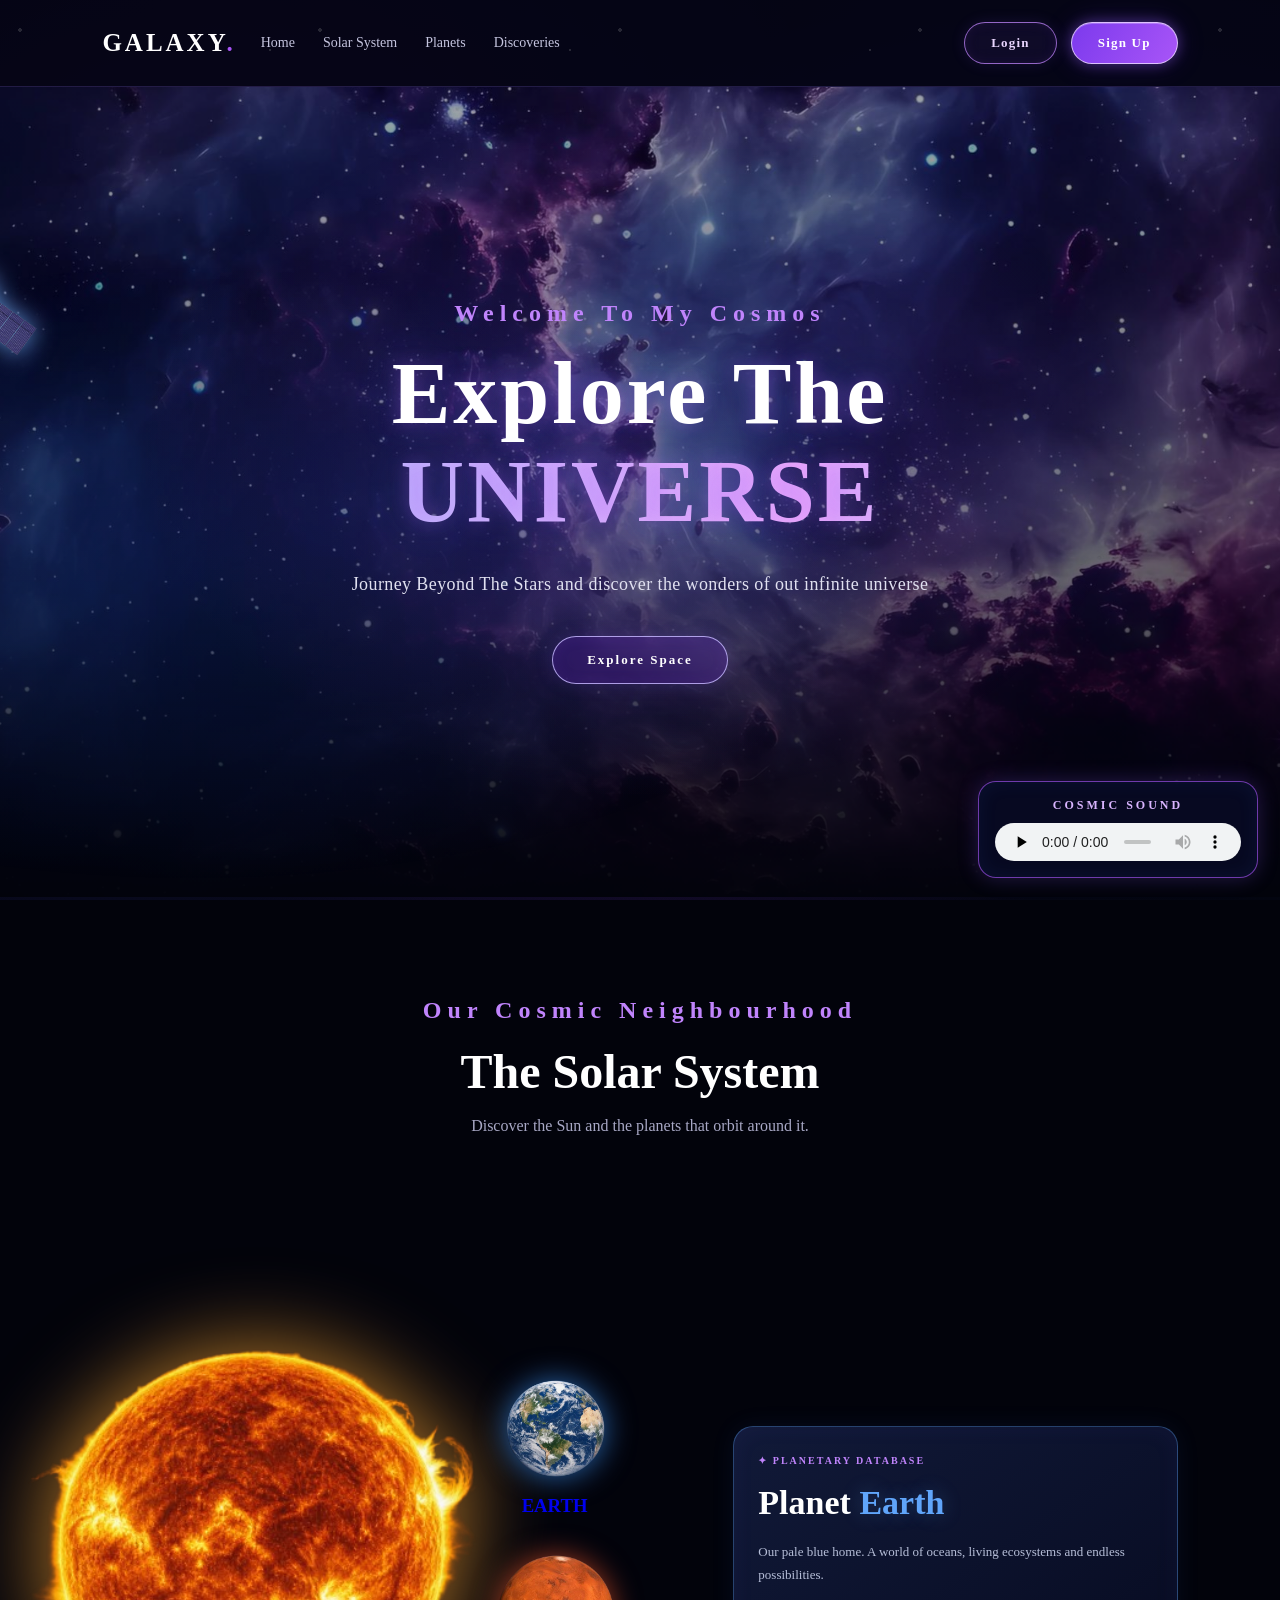
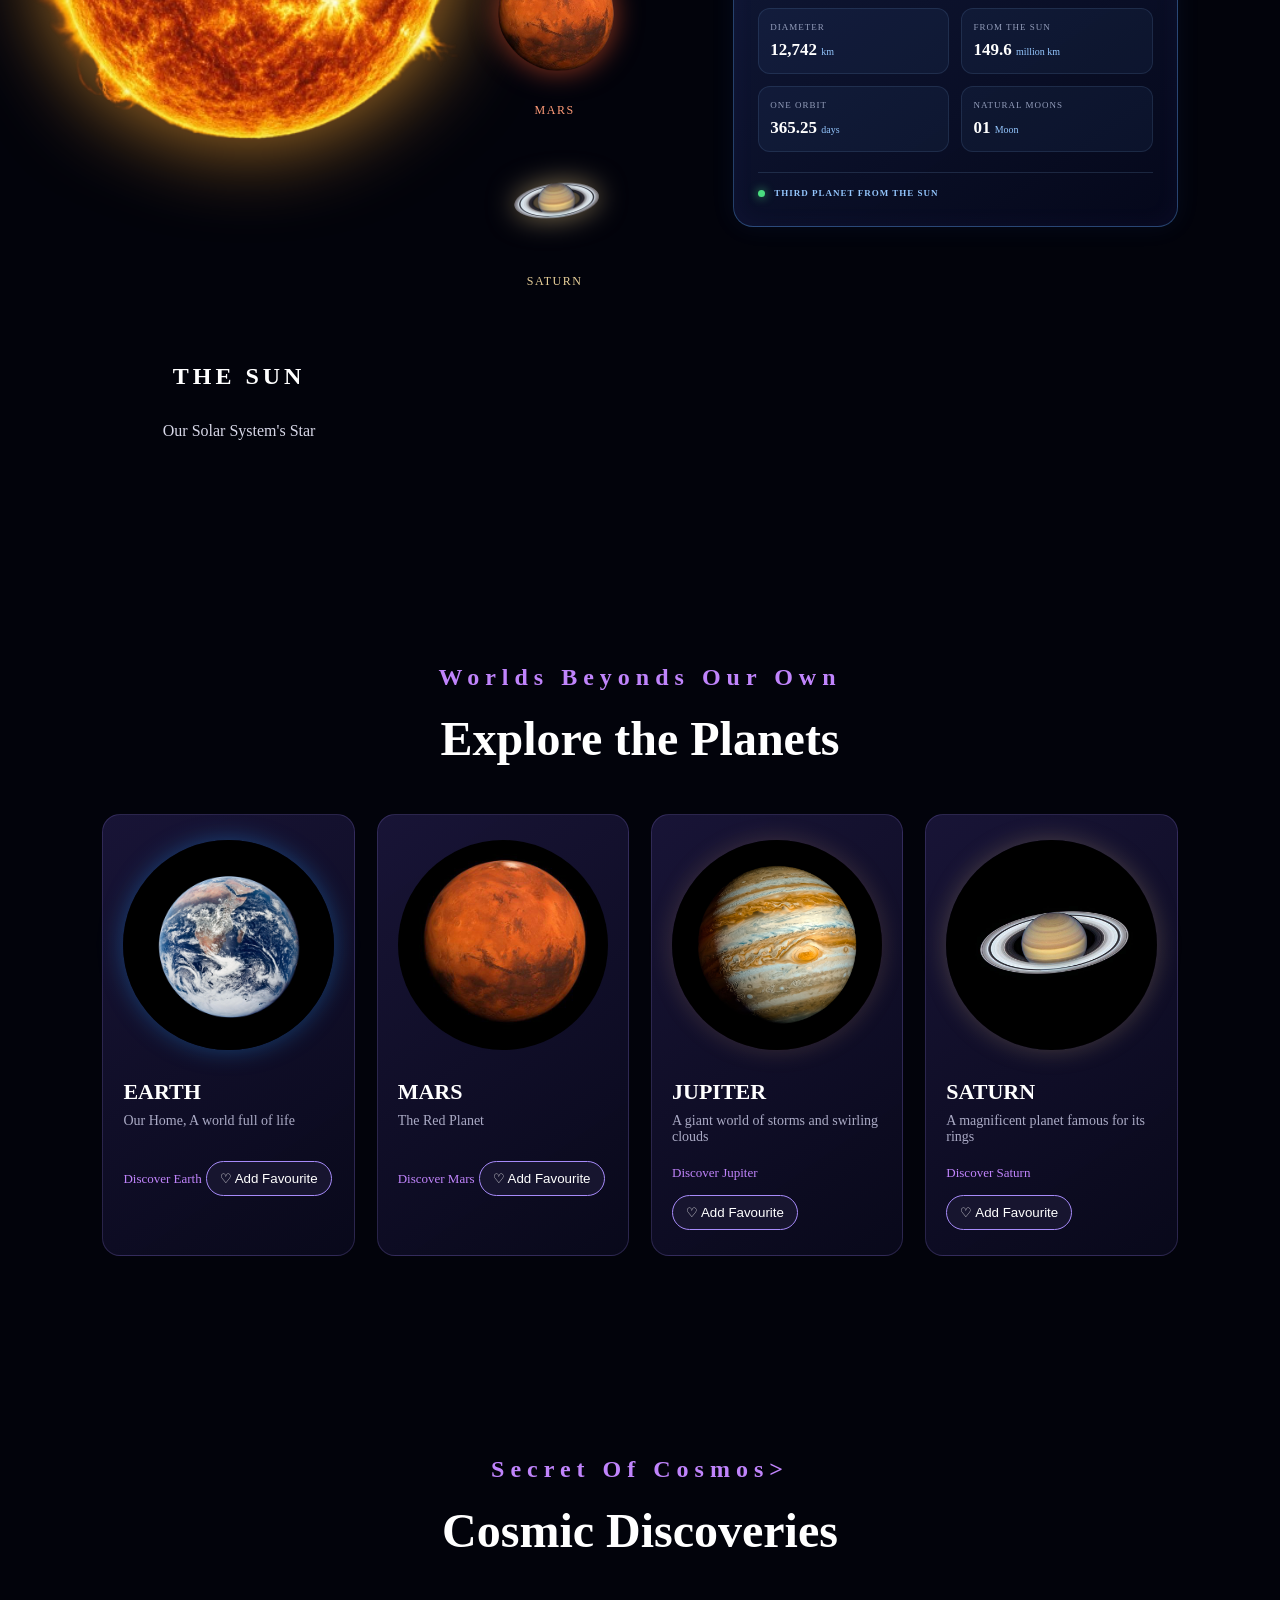
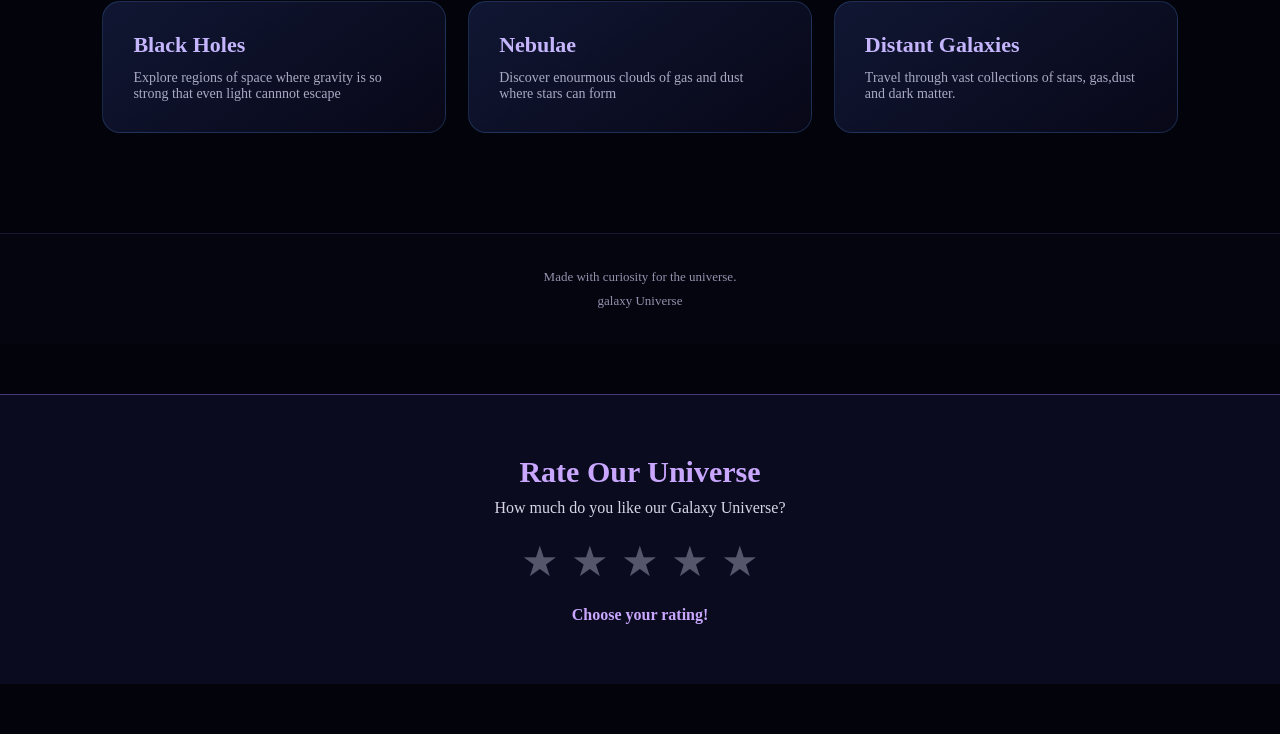
<file: index.html>
<!DOCTYPE html>
<html lang="en">
<head>
    <meta charset="UTF-8">
    <meta name="viewport" content="width=device-width, initial-scale=1.0">
    <meta name="description" content="Explore Planets,galaxies,stars and the mysteries of our universe.">
    <title>Galaxy Universe Explore Space</title>
    <link rel="stylesheet" href="style.css">
</head>
<body>
    <div class="shooting-stars">
        <span></span>
       <span></span> 
       <span></span>
       <span></span>
       <span></span> 
       <span></span>
       <span></span>
    </div>
    <header class="navbar">
        <a href="#home" class="logo">GALAXY<span>.</span></a>
        <nav>
        <a href="#home">Home</a>
         <a href="#Solar-system">Solar System</a>
          <a href="#planets">Planets</a>
           <a href="#discoveries">Discoveries</a>
           </nav>
           <div class="auth-buttons">
    <button type="button" class="login-btn" onclick="openAuth('login')">
        Login
    </button>

    <button type="button" class="signup-btn" onclick="openAuth('signup')">
        Sign Up
    </button>
</div>
    </header>

           <main>
            <section id="home" class="hero">
    
                <p class="eyebrow">Welcome To My Cosmos</p>
                <h1>
                    Explore The <span>UNIVERSE</span>
                </h1>
                <p class="hero-description">
                    Journey Beyond The Stars and discover the wonders of out infinite universe
                </p>
                
<a href="#Solar-system" class="explore-btn">
    Explore Space
</a>

            </section>
            
<section id="Solar-system" class="section">
    <p class="eyebrow">Our Cosmic Neighbourhood</p>

    <h2>The Solar System</h2>

    <p class="section-description">
        Discover the Sun and the planets that orbit around it.
    </p>
   <div class="solar-system">
    <div class="sun-area">
        <img src="images/sun2.png"
             alt="The Sun"
             class="real-sun-image">

        <h3>THE SUN</h3>
        <p>Our Solar System's Star</p>
    </div>

<div class="earth-area">
    <a href="earth.html" class="earth-link"
       aria-label="Explore Planet Earth">

        <img src="images/earth3.png"
             alt="Real Planet Earth"
             class="real-earth-image">
              <h3>EARTH</h3>
    </a>

<div class="mars-area">
    <a href="mars.html" class="mars-link"
       aria-label="Explore Planet Mars">
        <img src="images/mars1.png"
             alt="Real Planet Mars"
             class="real-mars-image">
    </a>

    <p class="mars-label"> MARS</p>
</div>

<div class="saturn-area">
    <a href="saturn.html" class="saturn-link"
       aria-label="Explore Planet Saturn">
        <img src="images/saturn.png"
             alt="Real Planet Saturn"
             class="real-saturn-image">
    </a>

    <p class="saturn-label"><bold>SATURN</bold></p>
</div>

</div>
        <div class="earth-info">

            <p class="info-tag">✦ PLANETARY DATABASE</p>
            <h3>Planet <span>Earth</span></h3>
            
<p class="earth-intro">
    Our pale blue home. A world of oceans,
    living ecosystems and endless possibilities.
</p>


            <div class="earth-stats">

                <div class="stat-item">
                    <span>DIAMETER</span>
                    <strong>12,742 <small>km</small></strong>
                </div>
                <div class="stat-item">
                    <span>FROM THE SUN</span>
                    <strong>149.6 <small>million km</small></strong>
                </div>

                <div class="stat-item">
                    <span>ONE ORBIT</span>
                    <strong>365.25 <small>days</small></strong>
                </div>
                <div class="stat-item">
                    <span>NATURAL MOONS</span>
                    <strong>01 <small>Moon</small></strong>
                </div>
            </div>
            <div class="earth-status">
                <span class="status-dot"></span>
                THIRD PLANET FROM THE SUN
            </div>
        </div>
    </div>
</section>
            <section id="planets" class="section">
                <p class="eyebrow"> Worlds Beyonds Our Own</p>
                <h2>Explore the Planets </h2>
                <div class="planet-grid">
                    
<article class="planet-card">
    <a href="earth.html" class="planet-page-link">
        <img src="images/earth.jpg"
             alt="Planet Earth"
             class="planet-image earth">
    </a>

    <h3>EARTH</h3>
    <p>Our Home, A world full of life</p>
    <a href="earth.html">Discover Earth</a>
</article>

                   
<article class="planet-card">
    <a href="mars.html" class="planet-page-link">
        <img src="images/mars.jpg"
             alt="Planet Mars"
             class="planet-image">
    </a>

    <h3>MARS</h3>
    <p>The Red Planet</p>

    <a href="mars.html">Discover Mars</a>
</article>

                   
<article class="planet-card">
    <a href="jupiter.html" class="planet-page-link">
        <img src="images/jupiter.jpg"
             alt="Planet Jupiter"
             class="planet-image jupiter">
    </a>

    <h3>JUPITER</h3>

    <p>A giant world of storms and swirling clouds</p>

    <a href="jupiter.html">Discover Jupiter</a>
</article>

                   
<article class="planet-card">
    <a href="saturn.html" class="planet-page-link">
        <img src="images/saturn.jpg"
             alt="Planet Saturn"
             class="planet-image saturn">
    </a>

    <h3>SATURN</h3>

    <p>A magnificent planet famous for its rings</p>

    <a href="saturn.html">Discover Saturn</a>
</article>

                </div>
            </section>
            <section id="discoveries" class="section">
                <p class="eyebrow">Secret Of Cosmos></p>
                <h2>Cosmic Discoveries</h2>
                <div class="discovery-grid">
                    <article class="discovery-card">
                        <h3>Black Holes</h3>
                        <p>
                            Explore regions of space where gravity is so strong that 
                            even light cannnot escape
                        </p>
                    </article>
                    <article class="discovery-card">
                        <h3>Nebulae</h3>
                        <p>
                            Discover enourmous clouds of gas and dust
                            where stars can form
                        </p>
                    </article>
                    <article class="discovery-card">
                        <h3>Distant Galaxies</h3>
                        <p>
                           Travel through vast collections of stars,
                           gas,dust and dark matter.
                        </p>
                    </article>
                </div>
            </section>
           </main>
<section id="userDashboard" class="user-dashboard" hidden>

    <div class="dashboard-heading">
        <p class="eyebrow">YOUR COSMIC JOURNEY</p>
        <h1>Welcome, <span id="welcomeName">Explorer</span>!</h1>
        <p>Your personal universe starts here.</p>
    </div>
    <nav class="dashboard-nav">
        <button type="button" data-view="overview">Overview</button>
        <button type="button" data-view="profile">My Profile</button>
        <button type="button" data-view="favourites">Favourites</button>
        <button type="button" data-view="history">Recently Explored</button>
        <button type="button" data-view="achievements">Achievements</button>
    </nav>
    <div class="dashboard-view" id="overviewView">

        <div class="welcome-card">
            <div>
                <p class="info-tag">SPACE EXPLORER</p>
                <h2 id="overviewName">Welcome, Explorer</h2>
                <p id="overviewEmail"></p>
                <p>Continue discovering the universe.</p>
            </div>

            <img id="dashboardAvatar"
                 class="dashboard-avatar"
                 src="images/earth.jpg"
                 alt="Your profile picture">
        </div>

        <div class="dashboard-stats">
            <article class="dashboard-stat">
                <span>PLANETS EXPLORED</span>
                <strong id="exploredCount">0</strong>
            </article>

            <article class="dashboard-stat">
                <span>FAVOURITES</span>
                <strong id="favouriteCount">0</strong>
            </article>

            <article class="dashboard-stat">
                <span>ACHIEVEMENTS</span>
                <strong id="achievementCount">0</strong>
            </article>
        </div>

        <div class="dashboard-panel">
            <h2>Explorer Progress</h2>
            <p id="progressText">Explore planets to start your journey.</p>

            <div class="progress-track">
                <div id="progressBar" class="progress-bar"></div>
            </div>

            <p id="nextGoal"></p>
        </div>

        <div class="dashboard-panel">
            <h2>Continue Exploring</h2>
            <p>Discover planets and add your favourites.</p>

            <button type="button" class="dashboard-action"
                    data-go-to-planets>
                Explore Planets
            </button>
        </div>
    </div>
    <div class="dashboard-view" id="profileView" hidden>
        <div class="dashboard-panel">
            <h2>My Cosmic Profile</h2>

            <img id="profileAvatar"
                 class="profile-avatar"
                 src="images/earth.jpg"
                 alt="Profile picture">

            <label for="profilePicture">Choose Profile Picture</label>
            <input type="file" id="profilePicture"
                   accept="image/png,image/jpeg,image/webp">

            <form id="profileForm">
                <label for="profileName">Full Name</label>
                <input id="profileName" type="text"
                       minlength="2" maxlength="60" required>
                <label for="profileEmail">Email Address</label>
                <input id="profileEmail" type="email" disabled>

                <label for="profileBio">About Me</label>
                <textarea id="profileBio" maxlength="250"
                          rows="4"
                          placeholder="Tell us about your space interests"></textarea>

                <button type="submit" class="dashboard-action">
                    Save Profile
                </button>
            </form>
            <p id="profileMessage" aria-live="polite"></p>
        </div>
    </div>
    <div class="dashboard-view" id="favouritesView" hidden>
        <div class="dashboard-panel">
            <h2>My Favourite Planets</h2>
            <div id="favouritesList" class="saved-grid"></div>
        </div>
    </div>
    <div class="dashboard-view" id="historyView" hidden>
        <div class="dashboard-panel">
            <h2>Recently Explored</h2>
            <div id="historyList" class="saved-grid"></div>
        </div>
    </div>
    <div class="dashboard-view" id="achievementsView" hidden>
        <div class="dashboard-panel">
            <h2>My Achievements</h2>
            <p>Every discovery brings you closer to the stars.</p>
            <div id="achievementsList" class="achievement-grid"></div>
        </div>
    </div>
    <button type="button" id="logoutButton"
            class="logout-btn">
        Log Out
    </button>
</section>
           <footer class="footer">
            <p>Made with curiosity for the universe.</p>
            <p>galaxy Universe</p>
           </footer>   
<div class="music-player">
    <p class="music-title">COSMIC SOUND</p>

    <audio controls loop preload="none">
        <source src="music/music.mp3" type="audio/mpeg">
         browser does not support audio.
    </audio>
</div>
<div class="auth-overlay" id="authModal" aria-hidden="true">
    <div class="auth-modal" role="dialog"
         aria-modal="true" aria-labelledby="authTitle">

        <button type="button" class="auth-close"
                onclick="closeAuth()" aria-label="Close">
            &times;
        </button>

        <p class="auth-kicker">✦ GALAXY UNIVERSE ✦</p>
        <h2 id="authTitle">Welcome Back</h2>
        <p class="auth-subtitle" id="authSubtitle">
            Login to explore the cosmos
        </p>
        <form id="loginForm">
            <label for="loginEmail">Email Address</label>
            <input type="email" id="loginEmail"
                   placeholder="Enter your email" required>

            <label for="loginPassword">Password</label>
            <input type="password" id="loginPassword"
                   placeholder="Enter your password" required>

            <button type="submit" class="auth-submit">
                Login to Universe
            </button>

            <p class="auth-message" id="loginMessage"
               aria-live="polite"></p>

            <p class="auth-switch">
                New explorer?
                <button type="button"
                        onclick="openAuth('signup')">
                    Create Account
                </button>
            </p>
        </form>
        <form id="signupForm" hidden>
            <label for="signupName">Full Name</label>
            <input type="text" id="signupName"
                   placeholder="Enter your name"
                   minlength="2" maxlength="60" required>

            <label for="signupEmail">Email Address</label>
            <input type="email" id="signupEmail"
                   placeholder="Enter your email" required>

            <label for="signupPassword">Create Password</label>
            <input type="password" id="signupPassword"
                   placeholder="At least 8 characters"
                   minlength="8" required>

            <label for="confirmPassword">Confirm Password</label>
            <input type="password" id="confirmPassword"
                   placeholder="Enter password again"
                   minlength="8" required>

            <button type="submit" class="auth-submit">
                Create My Account
            </button>

            <p class="auth-message" id="signupMessage"
               aria-live="polite"></p>

            <p class="auth-switch">
                Already registered?
                <button type="button"
                        onclick="openAuth('login')">
                    Login
                </button>
            </p>
        </form>

    </div>
</div>
<script>
    let demoUser = null;

    const authModal = document.getElementById("authModal");
    const loginForm = document.getElementById("loginForm");
    const signupForm = document.getElementById("signupForm");

    const authTitle = document.getElementById("authTitle");
    const authSubtitle = document.getElementById("authSubtitle");
    function openAuth(type) {
        authModal.classList.add("active");
        authModal.setAttribute("aria-hidden", "false");
        loginForm.hidden = type !== "login";
        signupForm.hidden = type !== "signup";

        authTitle.textContent =
            type === "login" ? "Welcome Back" : "Join the Galaxy";

        authSubtitle.textContent =
            type === "login"
                ? "Login to explore the cosmos"
                : "Create your cosmic explorer account";
        clearMessages();

        const firstInput = type === "login"
            ? document.getElementById("loginEmail")
            : document.getElementById("signupName");

        firstInput.focus();
    }
    function closeAuth() {
        authModal.classList.remove("active");
        authModal.setAttribute("aria-hidden", "true");
        clearMessages();
    }
    function clearMessages() {
        document.querySelectorAll(".auth-message").forEach(message => {
            message.textContent = "";
            message.className = "auth-message";
        });
    }
    function showMessage(id, message, type) {
        const element = document.getElementById(id);
        element.textContent = message;
        element.className = "auth-message " + type;
    }
    signupForm.addEventListener("submit", function(event) {
        event.preventDefault();

        const name = document.getElementById("signupName")
            .value.trim();

        const email = document.getElementById("signupEmail")
            .value.trim().toLowerCase();

        const password = document.getElementById("signupPassword")
            .value;

        const confirmPassword = document.getElementById("confirmPassword")
            .value;
        if (name.length < 2) {
            showMessage(
                "signupMessage",
                "Please enter a valid name.",
                "error"
            );
            return;
        }

        if (password.length < 8) {
            showMessage(
                "signupMessage",
                "Password must contain at least 8 characters.",
                "error"
            );
            return;
        }
        if (password !== confirmPassword) {
            showMessage(
                "signupMessage",
                "Passwords do not match!",
                "error"
            );
            return;
        }
        if (demoUser && demoUser.email === email) {
            showMessage(
                "signupMessage",
                "This email is already registered in this demo.",
                "error"
            );
            return;
        }
        demoUser = {
            name: name,
            email: email,
            password: password
        };

        showMessage(
            "signupMessage",
            "Account created! You can now log in.",
            "success"
        );

        signupForm.reset();
        setTimeout(function() {
            openAuth("login");
            document.getElementById("loginEmail").value = email;

            showMessage(
                "loginMessage",
                "Sign Up successful! Enter your password to continue.",
                "success"
            );
        }, 1000);
    });
    loginForm.addEventListener("submit", function(event) {
        event.preventDefault();

        const email = document.getElementById("loginEmail")
            .value.trim().toLowerCase();

        const password = document.getElementById("loginPassword")
            .value;
        if (!demoUser) {
            showMessage(
                "loginMessage",
                "No demo account found. Please Sign Up first.",
                "error"
            );
            return;
        }

        if (
            email !== demoUser.email ||
            password !== demoUser.password
        ) {
            showMessage(
                "loginMessage",
                "Incorrect email or password.",
                "error"
            );
            return;
        }
        showMessage(
            "loginMessage",
            "Welcome, " + demoUser.name + "! Login successful.",
            "success"
        );
        loginForm.reset();

        setTimeout(function() {
            closeAuth();
        }, 1500);
    });
    authModal.addEventListener("click", function(event) {
        if (event.target === authModal) {
            closeAuth();
        }
    });

    document.addEventListener("keydown", function(event) {
        if (event.key === "Escape" &&
            authModal.classList.contains("active")) {
            closeAuth();
        }
    });
</script>
<script src="app.js" defer></script>
<section class="rating-section">
    <h2>Rate Our Universe</h2>
    <p>How much do you like our Galaxy Universe?</p>

    <div class="rating-stars">
        <span data-rating="1">★</span>
        <span data-rating="2">★</span>
        <span data-rating="3">★</span>
        <span data-rating="4">★</span>
        <span data-rating="5">★</span>
    </div>

    <p id="rating-message">Choose your rating!</p>
</section>

<script>
    const stars = document.querySelectorAll(".rating-stars span");
    const message = document.getElementById("rating-message");

    stars.forEach((star) => {
        star.addEventListener("click", () => {
            const rating = Number(star.dataset.rating);

            stars.forEach((s) => {
                s.classList.toggle(
                    "active",
                    Number(s.dataset.rating) <= rating
                );
            });

            message.textContent =
                `Thank you! You rated us ${rating} out of 5 stars.`;
        });
    });
</script>
<div class="moving-satellite">
    <img src="images/satellite5.png" alt="Moving Satellite">
</div>

</body>
</html>
</file>
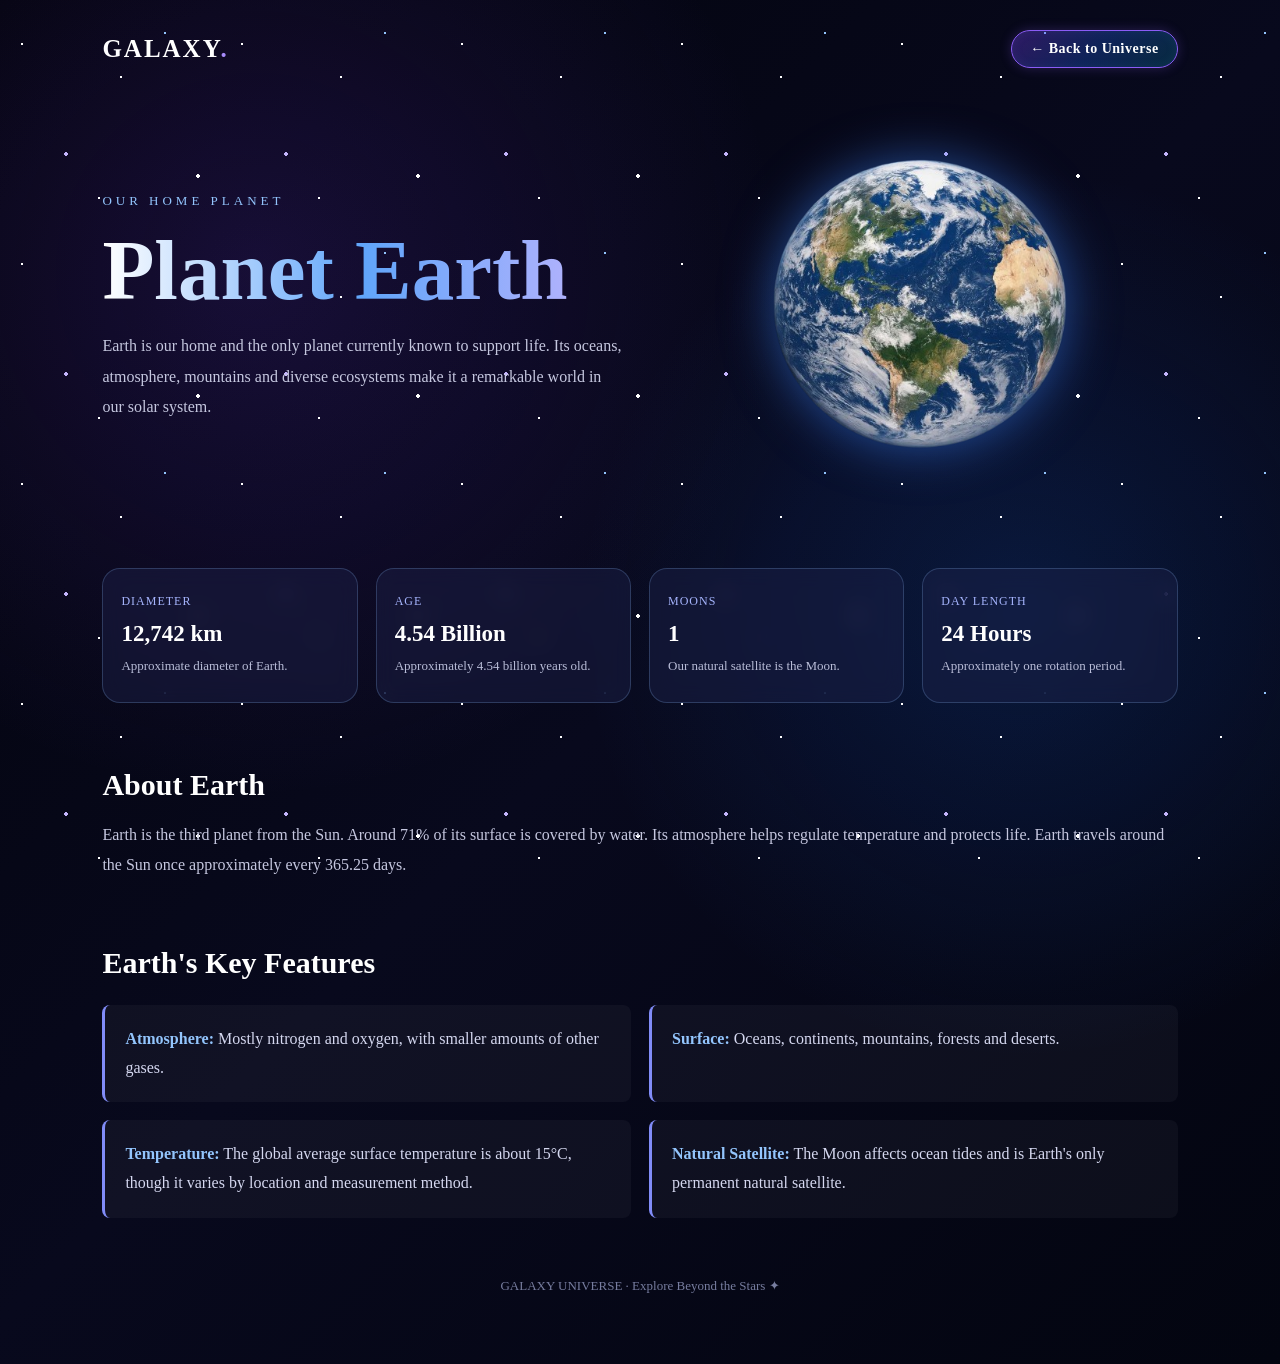
<file: earth.html>
<!DOCTYPE html>
<html lang="en">
<head>
    <meta charset="UTF-8">
    <meta name="viewport" content="width=device-width, initial-scale=1.0">

    <title>Earth | Galaxy Universe</title>

    <link rel="stylesheet" href="style.css">

    <style>
        /* EARTH DETAILS PAGE */

        .earth-page {
            min-height: 100vh;
            padding: 30px 8% 70px;
            color: white;
            background:
                radial-gradient(circle at 20% 20%, rgba(100, 50, 200, 0.2), transparent 35%),
                radial-gradient(circle at 80% 45%, rgba(20, 100, 220, 0.18), transparent 35%),
                linear-gradient(135deg, #02030b, #08091d, #030510);
        }

        .earth-topbar {
            display: flex;
            justify-content: space-between;
            align-items: center;
            gap: 15px;
            flex-wrap: wrap;
            margin-bottom: 45px;
        }

        .earth-logo {
            font-size: 25px;
            font-weight: bold;
            letter-spacing: 2px;
        }

        .earth-logo span {
            color: #a78bfa;
        }

        .back-universe {
            color: white;
            text-decoration: none;
            border: 1px solid #8b5cf6;
            padding: 10px 18px;
            border-radius: 25px;
            transition: 0.3s;
        }

        .back-universe:hover {
            background: #7c3aed;
            box-shadow: 0 0 20px #7c3aed;
        }

        .earth-hero {
            display: grid;
            grid-template-columns: 1fr 1fr;
            align-items: center;
            gap: 35px;
            max-width: 1200px;
            margin: auto;
        }

        .earth-tag {
            color: #93c5fd;
            letter-spacing: 4px;
            font-size: 13px;
        }

        .earth-description h1 {
            font-size: clamp(45px, 7vw, 85px);
            margin: 12px 0;
            background: linear-gradient(90deg, #ffffff, #60a5fa, #c4b5fd);
            -webkit-background-clip: text;
            background-clip: text;
            color: transparent;
        }

        .earth-description > p:not(.earth-tag) {
            color: #c5c7df;
            line-height: 1.9;
            font-size: 16px;
        }

        .earth-image-area {
            display: flex;
            justify-content: center;
            align-items: center;
            min-width: 0;
        }

        .earth-image {
            width: min(100%, 390px);
            aspect-ratio: 1;
            object-fit: cover;
            border-radius: 50%;
            animation: earthFloat 5s ease-in-out infinite;
            filter: drop-shadow(0 0 25px rgba(59, 130, 246, 0.55));
        }

        @keyframes earthFloat {
            0%, 100% {
                transform: translateY(0);
            }
            50% {
                transform: translateY(-15px);
            }
        }

        .earth-facts {
            display: grid;
            grid-template-columns: repeat(4, minmax(0, 1fr));
            gap: 18px;
            max-width: 1200px;
            margin: 65px auto 0;
        }

        .earth-fact {
            padding: 25px 18px;
            background: rgba(30, 35, 75, 0.45);
            border: 1px solid rgba(147, 197, 253, 0.22);
            border-radius: 18px;
            backdrop-filter: blur(10px);
            transition: 0.3s;
        }

        .earth-fact:hover {
            transform: translateY(-6px);
            border-color: #60a5fa;
            box-shadow: 0 0 20px rgba(59, 130, 246, 0.15);
        }

        .earth-fact span {
            display: block;
            color: #a5b4fc;
            font-size: 12px;
            letter-spacing: 1px;
            margin-bottom: 12px;
        }

        .earth-fact h2 {
            font-size: 23px;
            margin-bottom: 8px;
        }

        .earth-fact p {
            color: #b9bdd8;
            font-size: 13px;
            line-height: 1.7;
        }

        .earth-section {
            max-width: 1200px;
            margin: 65px auto 0;
        }

        .earth-section h2 {
            font-size: 30px;
            margin-bottom: 18px;
        }

        .earth-section > p {
            color: #c5c7df;
            line-height: 1.9;
        }

        .earth-facts-list {
            display: grid;
            grid-template-columns: repeat(2, minmax(0, 1fr));
            gap: 18px;
            margin-top: 25px;
        }

        .earth-fact-item {
            padding: 20px;
            border-left: 3px solid #818cf8;
            background: rgba(255, 255, 255, 0.04);
            border-radius: 8px;
            color: #d5d8f0;
            line-height: 1.8;
        }

        .earth-fact-item strong {
            color: #93c5fd;
        }

        .earth-footer {
            text-align: center;
            color: #777d9f;
            padding-top: 60px;
            font-size: 13px;
        }

        @media (max-width: 800px) {
            .earth-hero {
                grid-template-columns: 1fr;
                text-align: center;
            }

            .earth-image-area {
                grid-row: 1;
            }

            .earth-image {
                width: min(75%, 300px);
            }

            .earth-facts {
                grid-template-columns: repeat(2, minmax(0, 1fr));
            }
        }

        @media (max-width: 480px) {
            .earth-page {
                padding: 22px 5% 45px;
            }

            .earth-facts,
            .earth-facts-list {
                grid-template-columns: 1fr;
            }

            .earth-description h1 {
                font-size: 48px;
            }

            .earth-section h2 {
                font-size: 25px;
            }
        }
        
/* STAR BACKGROUND */
.earth-page {
    position: relative;
    isolation: isolate;
    overflow: hidden;
}

.earth-topbar,
.earth-hero,
.earth-facts,
.earth-section,
.earth-footer {
    position: relative;
    z-index: 2;
}

/* MOVING SHOOTING STARS */
.shooting-stars {
    position: fixed;
    inset: 0;
    overflow: hidden;
    pointer-events: none;
    z-index: 1;
}

.shooting-stars span {
    position: absolute;
    top: -10%;
    left: 0;
    width: 2px;
    height: 2px;
    border-radius: 50%;
    background: #fff;
    box-shadow:
        0 0 6px 2px rgba(255, 255, 255, 0.8),
        0 0 16px 3px rgba(147, 197, 253, 0.45);
    opacity: 0;
    animation: earthShootingStar 5s linear infinite;
}

.shooting-stars span:nth-child(1) {
    left: 15%;
    animation-delay: 0s;
}

.shooting-stars span:nth-child(2) {
    left: 35%;
    animation-delay: 2s;
}

.shooting-stars span:nth-child(3) {
    left: 55%;
    animation-delay: 4s;
}

.shooting-stars span:nth-child(4) {
    left: 75%;
    animation-delay: 1s;
}

.shooting-stars span:nth-child(5) {
    left: 90%;
    animation-delay: 3s;
}

.shooting-stars span:nth-child(6) {
    left: 45%;
    animation-delay: 5s;
}

.shooting-stars span:nth-child(7) {
    left: 65%;
    animation-delay: 6s;
}

@keyframes earthShootingStar {
    0% {
        transform: translate(0, 0) scale(0.5);
        opacity: 0;
    }

    8% {
        opacity: 1;
    }

    65% {
        opacity: 1;
    }

    100% {
        transform: translate(-240px, 420px) scale(1.2);
        opacity: 0;
    }
}

/* SMALL STARS ACROSS THE SKY */
.earth-page::before {
    content: "";
    position: fixed;
    inset: 0;
    pointer-events: none;
    z-index: -1;
    background-image:
        radial-gradient(1px 1px at 10% 20%, white 99%, transparent),
        radial-gradient(2px 2px at 30% 70%, #c4b5fd 99%, transparent),
        radial-gradient(1px 1px at 55% 35%, white 99%, transparent),
        radial-gradient(1px 1px at 75% 15%, #93c5fd 99%, transparent),
        radial-gradient(2px 2px at 90% 80%, white 99%, transparent),
        radial-gradient(1px 1px at 45% 90%, white 99%, transparent);
    background-size: 220px 220px;
    animation: earthStarsTwinkle 4s ease-in-out infinite alternate;
}

@keyframes earthStarsTwinkle {
    from {
        opacity: 0.4;
    }

    to {
        opacity: 1;
    }
}
    </style>
</head>

<body>
    
<!-- BACKGROUND STARS -->
<div class="shooting-stars">
    <span></span>
    <span></span>
    <span></span>
    <span></span>
    <span></span>
    <span></span>
    <span></span>
</div>


<div class="earth-page">

    <header class="earth-topbar">
        <div class="earth-logo">GALAXY<span>.</span></div>

        <a href="index.html" class="back-universe">
            ← Back to Universe
        </a>
    </header>

    <main>

        <section class="earth-hero">

            <div class="earth-description">
                <p class="earth-tag">OUR HOME PLANET</p>

                <h1>Planet Earth</h1>

                <p>
                    Earth is our home and the only planet currently known
                    to support life. Its oceans, atmosphere, mountains and
                    diverse ecosystems make it a remarkable world in our
                    solar system.
                </p>
            </div>

            <div class="earth-image-area">
                <img
                    src="images/earth3.png"
                    alt="Planet Earth seen from space"
                    class="earth-image"
                >
            </div>

        </section>

        <section class="earth-facts">

            <article class="earth-fact">
                <span>DIAMETER</span>
                <h2>12,742 km</h2>
                <p>Approximate diameter of Earth.</p>
            </article>

            <article class="earth-fact">
                <span>AGE</span>
                <h2>4.54 Billion</h2>
                <p>Approximately 4.54 billion years old.</p>
            </article>

            <article class="earth-fact">
                <span>MOONS</span>
                <h2>1</h2>
                <p>Our natural satellite is the Moon.</p>
            </article>

            <article class="earth-fact">
                <span>DAY LENGTH</span>
                <h2>24 Hours</h2>
                <p>Approximately one rotation period.</p>
            </article>

        </section>

        <section class="earth-section">
            <h2>About Earth</h2>

            <p>
                Earth is the third planet from the Sun. Around 71% of its
                surface is covered by water. Its atmosphere helps regulate
                temperature and protects life. Earth travels around the Sun
                once approximately every 365.25 days.
            </p>
        </section>

        <section class="earth-section">
            <h2>Earth's Key Features</h2>

            <div class="earth-facts-list">

                <div class="earth-fact-item">
                    <strong>Atmosphere:</strong>
                    Mostly nitrogen and oxygen, with smaller amounts of
                    other gases.
                </div>

                <div class="earth-fact-item">
                    <strong>Surface:</strong>
                    Oceans, continents, mountains, forests and deserts.
                </div>

                <div class="earth-fact-item">
                    <strong>Temperature:</strong>
                    The global average surface temperature is about 15°C,
                    though it varies by location and measurement method.
                </div>

                <div class="earth-fact-item">
                    <strong>Natural Satellite:</strong>
                    The Moon affects ocean tides and is Earth's only
                    permanent natural satellite.
                </div>

            </div>
        </section>

    </main>

    <footer class="earth-footer">
        <p>GALAXY UNIVERSE · Explore Beyond the Stars ✦</p>
    </footer>

</div>

</body>
</html>
</file>
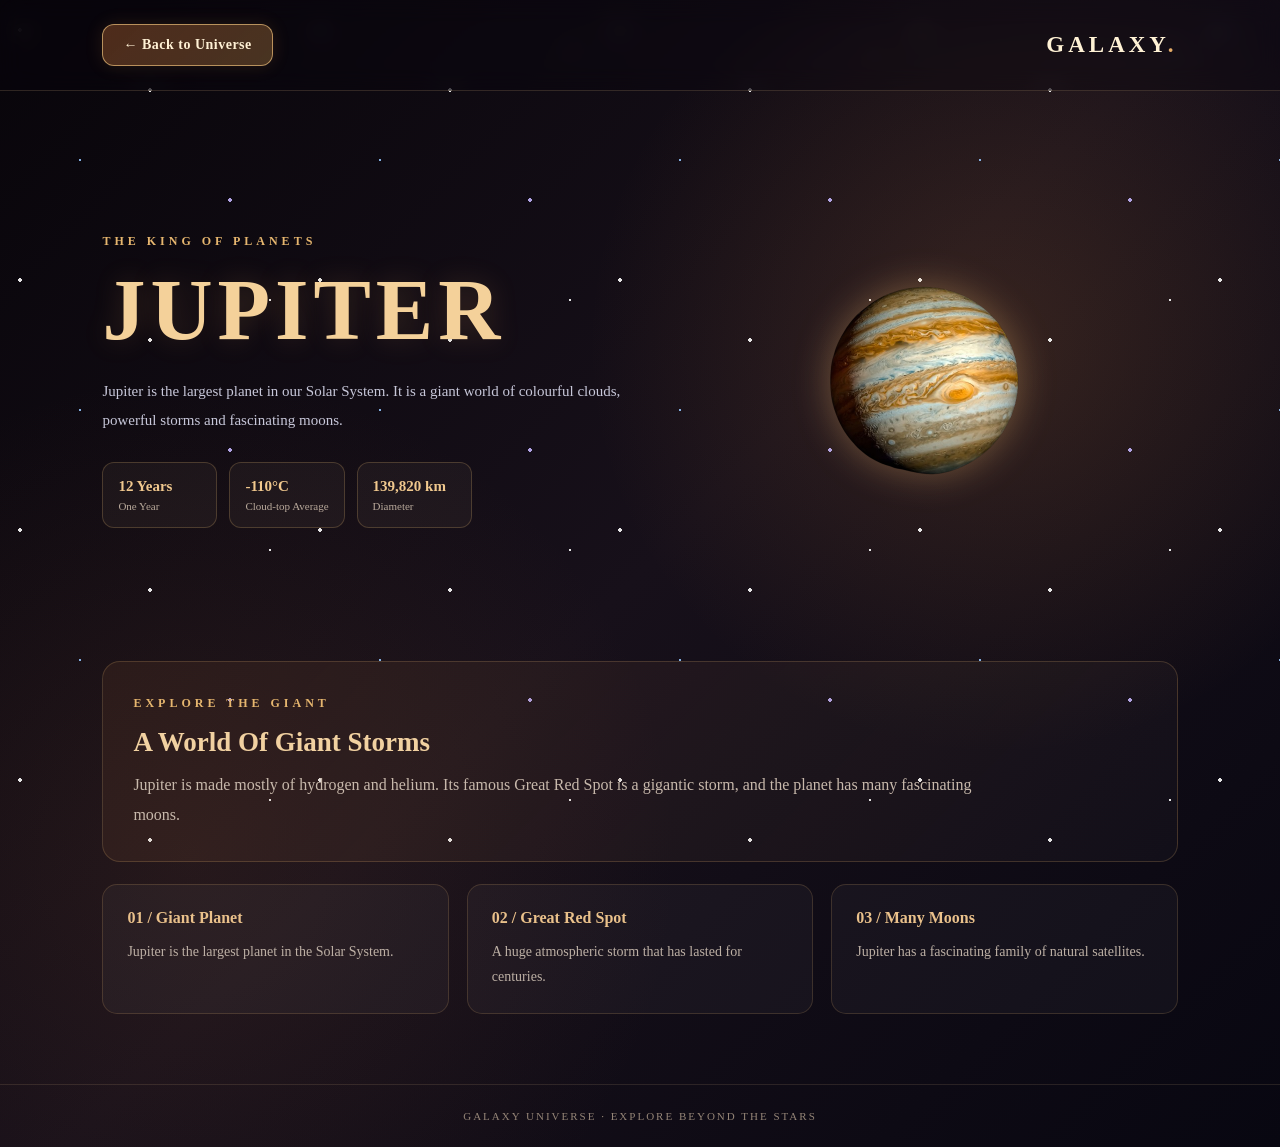
<file: jupiter.html>
<!DOCTYPE html>
<html lang="en">
<head>
    <meta charset="UTF-8">
    <meta name="viewport" content="width=device-width, initial-scale=1.0">

    <title>Jupiter  Galaxy Universe</title>

    <link rel="stylesheet" href="style.css">
</head>

<body class="planet-page jupiter-page">

    <div class="shooting-stars">
        <span></span>
        <span></span>
        <span></span>
        <span></span>
        <span></span>
        <span></span>
        <span></span>
    </div>
    <header class="planet-topbar">

        <a href="index.html" class="back-universe">
            ← Back to Universe
        </a>

        <h2 class="planet-logo">GALAXY<span>.</span></h2>

    </header>

    <main class="planet-content">

        <section class="planet-hero">

            <div class="planet-description">

                <p class="planet-eyebrow">
                    THE KING OF PLANETS
                </p>

                <h1>JUPITER</h1>

                <p class="jupiter-text">
                    Jupiter is the largest planet in our Solar System.
                    It is a giant world of colourful clouds, powerful
                    storms and fascinating moons.
                </p>

                <div class="planet-facts">

                    <div class="jupiter-fact">
                        <h3>12 Years</h3>
                        <p>One Year</p>
                    </div>

                    <div class="jupiter-fact">
                        <h3>-110°C</h3>
                        <p>Cloud-top Average</p>
                    </div>

                    <div class="jupiter-fact">
                        <h3>139,820 km</h3>
                        <p>Diameter</p>
                    </div>

                </div>

            </div>

           
<div class="jupiter-art">
    <img
        src="images/jupiter2.png"
        alt="Planet Jupiter"
        class="jupiter-real-image">
</div>

            </div>

        </section>
        <section class="planet-extra jupiter-extra">

            <p class="planet-eyebrow">
                EXPLORE THE GIANT
            </p>

            <h2>A World Of Giant Storms</h2>

            <p>
                Jupiter is made mostly of hydrogen and helium.
                Its famous Great Red Spot is a gigantic storm,
                and the planet has many fascinating moons.
            </p>

        </section>
        <section class="jupiter-features">

            <article class="jupiter-feature-card">
                <h3>01 / Giant Planet</h3>
                <p>
                    Jupiter is the largest planet in the Solar System.
                </p>
            </article>

            <article class="jupiter-feature-card">
                <h3>02 / Great Red Spot</h3>
                <p>
                    A huge atmospheric storm that has lasted for centuries.
                </p>
            </article>

            <article class="jupiter-feature-card">
                <h3>03 / Many Moons</h3>
                <p>
                    Jupiter has a fascinating family of natural satellites.
                </p>
            </article>

        </section>

    </main>

    <footer class="jupiter-footer">
        <p>GALAXY UNIVERSE · EXPLORE BEYOND THE STARS</p>
    </footer>

</body>
</html>
</file>
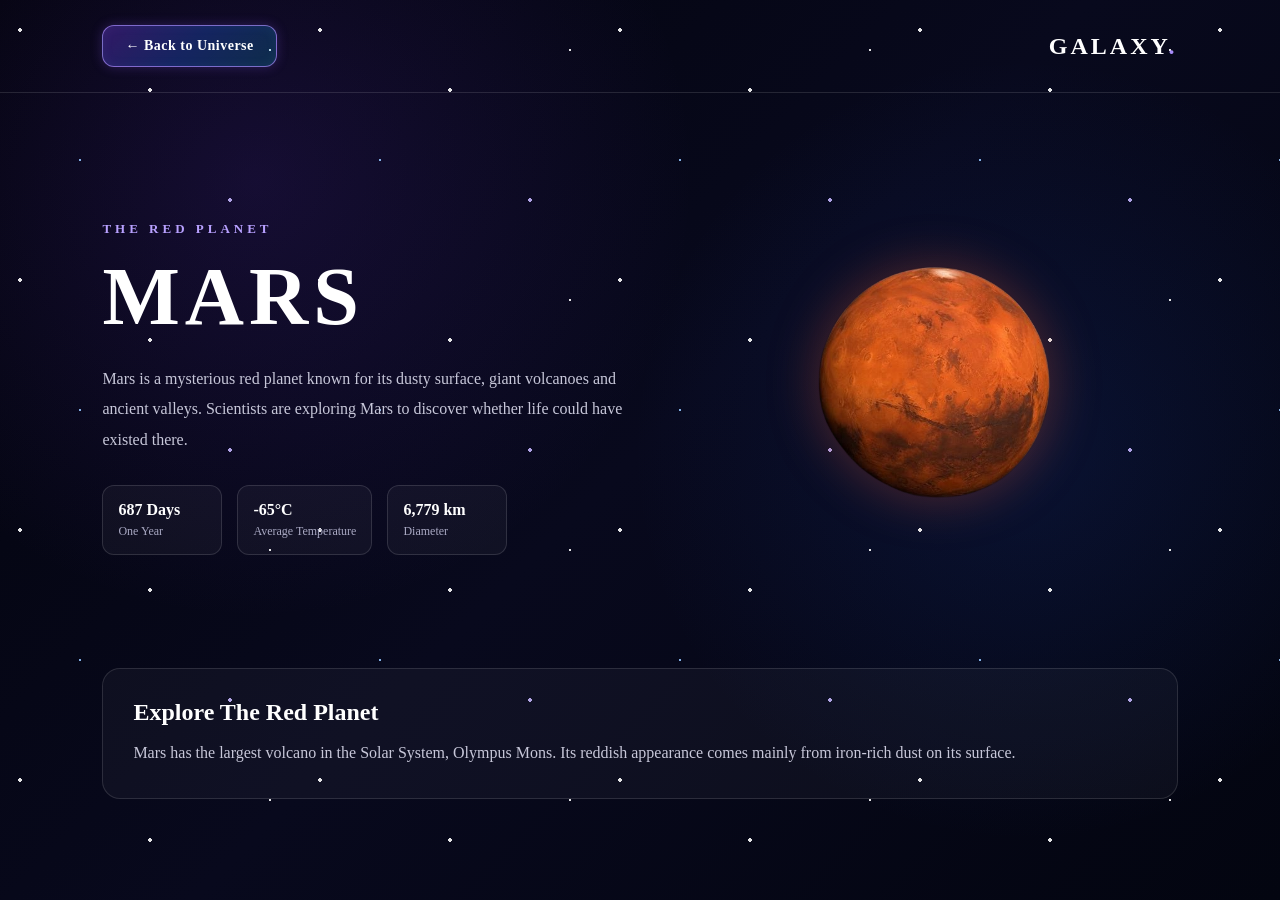
<file: mars.html>
<!DOCTYPE html>
<html lang="en">
<head>
    <meta charset="UTF-8">
    <meta name="viewport" content="width=device-width, initial-scale=1.0">
    <title>Mars | Galaxy Universe</title>
    <link rel="stylesheet" href="style.css">
</head>

<body class="planet-page mars-page">

    <div class="shooting-stars">
        <span></span>
        <span></span>
        <span></span>
        <span></span>
        <span></span>
        <span></span>
        <span></span>
    </div>

    <header class="planet-topbar">
        <a href="index.html" class="back-universe">← Back to Universe</a>
        <h2>GALAXY<span>.</span></h2>
    </header>

    <main class="planet-content">

        <section class="planet-hero">
            <div class="planet-description">
                <p class="planet-eyebrow">THE RED PLANET</p>
                <h1>MARS</h1>

                <p>
                    Mars is a mysterious red planet known for its dusty
                    surface, giant volcanoes and ancient valleys.
                    Scientists are exploring Mars to discover whether
                    life could have existed there.
                </p>

                <div class="planet-facts">
                    <div>
                        <h3>687 Days</h3>
                        <p>One Year</p>
                    </div>

                    <div>
                        <h3>-65°C</h3>
                        <p>Average Temperature</p>
                    </div>

                    <div>
                        <h3>6,779 km</h3>
                        <p>Diameter</p>
                    </div>
                </div>
            </div>

            
<div class="planet-art mars-art">
    <img src="images/mars1.png"
         alt="Planet Mars"
         class="real-planet-image">
</div>

        </section>

        <section class="planet-extra">
            <h2>Explore The Red Planet</h2>
            <p>
                Mars has the largest volcano in the Solar System,
                Olympus Mons. Its reddish appearance comes mainly
                from iron-rich dust on its surface.
            </p>
        </section>

    </main>

</body>
</html>
</file>
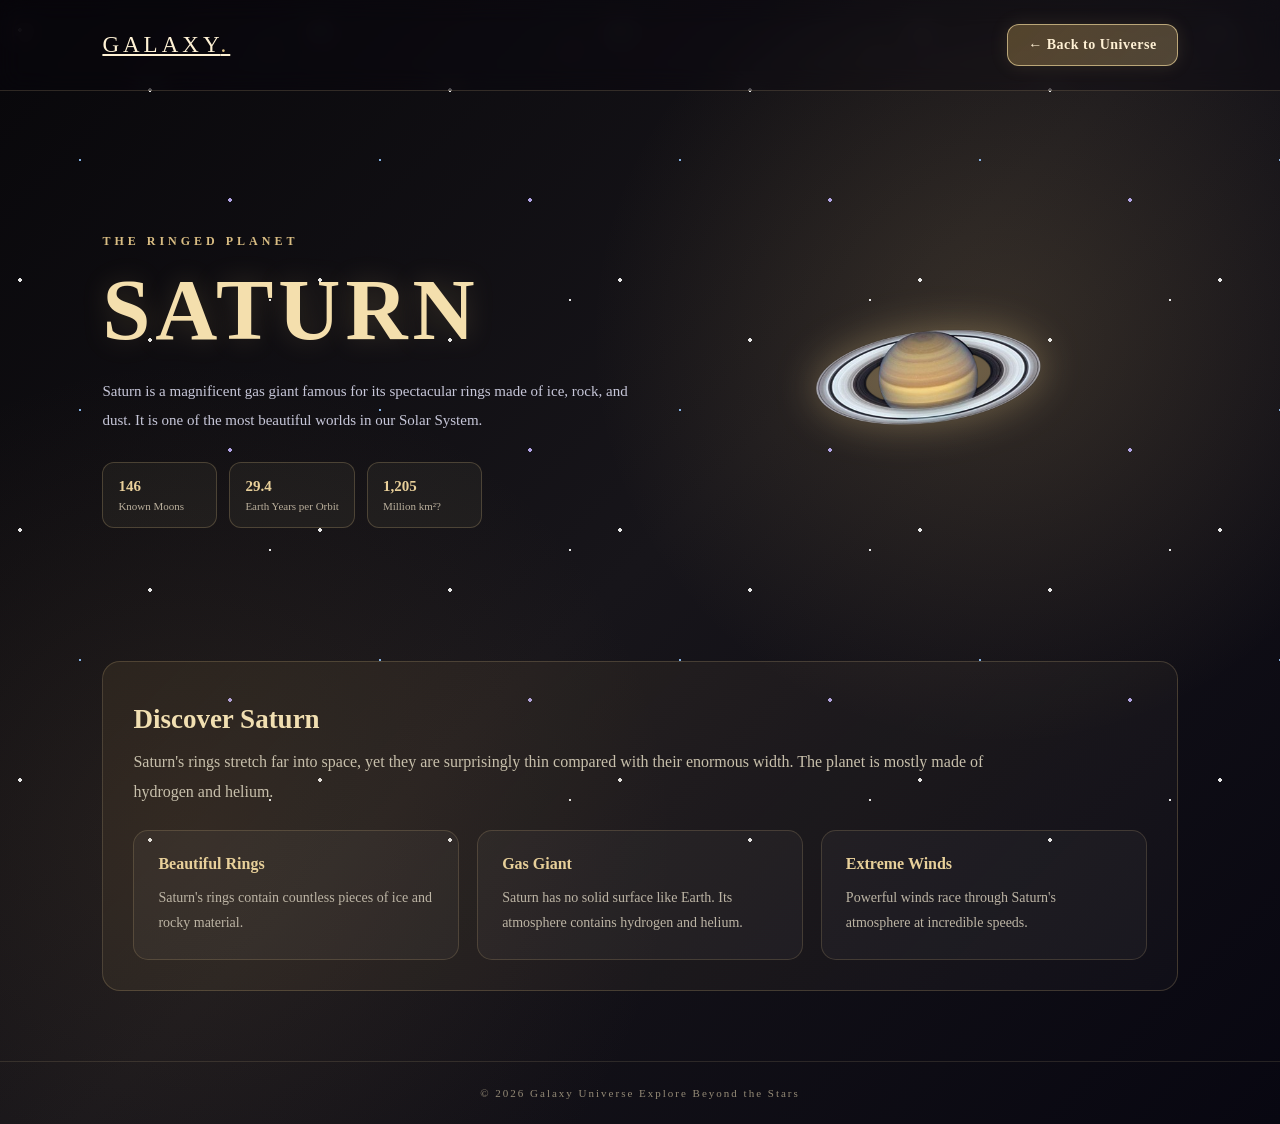
<file: saturn.html>
<!DOCTYPE html>
<html lang="en">
<head>
    <meta charset="UTF-8">
    <meta name="viewport" content="width=device-width, initial-scale=1.0">
    <title>Saturn Galaxy Universe</title>
    <link rel="stylesheet" href="style.css">
</head>

<body class="planet-page saturn-page">
    <div class="shooting-stars">
        <span></span>
        <span></span>
        <span></span>
        <span></span>
        <span></span>
        <span></span>
        <span></span>
    </div>

    <header class="planet-topbar">
        <a href="index.html" class="planet-logo">
            GALAXY<span>.</span>
        </a>

        <a href="index.html" class="back-universe">
            ← Back to Universe
        </a>
    </header>

    <main class="planet-content">

        <section class="planet-hero">

            <!-- Saturn Information -->
            <div class="planet-description">

                <p class="planet-eyebrow">
                    THE RINGED PLANET
                </p>

                <h1>SATURN</h1>

                <p class="jupiter-text">
                    Saturn is a magnificent gas giant famous for its
                    spectacular rings made of ice, rock, and dust.
                    It is one of the most beautiful worlds in our
                    Solar System.
                </p>

                <div class="planet-facts">

                    <div class="jupiter-fact">
                        <h3>146</h3>
                        <p>Known Moons</p>
                    </div>

                    <div class="jupiter-fact">
                        <h3>29.4</h3>
                        <p>Earth Years per Orbit</p>
                    </div>

                    <div class="jupiter-fact">
                        <h3>1,205</h3>
                        <p>Million km²? </p>
                    </div>

                </div>
            </div>

           
<div class="jupiter-art saturn-art">
    <img
        src="images/saturn.png"
        alt="Planet Saturn with its rings"
        class="jupiter-real-image saturn-real-image"
    >
</div>
        </section>
        <section class="planet-extra">

            <h2>Discover Saturn</h2>

            <p>
                Saturn's rings stretch far into space, yet they are
                surprisingly thin compared with their enormous width.
                The planet is mostly made of hydrogen and helium.
            </p>
            <div class="jupiter-features">
                <div class="jupiter-feature-card">
                    <h3>Beautiful Rings</h3>
                    <p>
                        Saturn's rings contain countless pieces
                        of ice and rocky material.
                    </p>
                </div>
                <div class="jupiter-feature-card">
                    <h3>Gas Giant</h3>
                    <p>
                        Saturn has no solid surface like Earth.
                        Its atmosphere contains hydrogen and helium.
                    </p>
                </div>
                <div class="jupiter-feature-card">
                    <h3>Extreme Winds</h3>
                    <p>
                        Powerful winds race through Saturn's
                        atmosphere at incredible speeds.
                    </p>
                </div>

            </div>

        </section>

    </main>
    <footer class="jupiter-footer">
        <p>© 2026 Galaxy Universe Explore Beyond the Stars</p>
    </footer>
</body>
</html>
</file>
<file: style.css>
* {
    margin: 0;
    padding: 0;
    box-sizing: border-box;
}
html {
    scroll-behavior: smooth;
}


body {
    background-color: #02030b;
    background-image:
        radial-gradient(
            ellipse at 15% 20%,
            rgba(91, 33, 182, 0.22),
            transparent 42%
        ),
        radial-gradient(
            ellipse at 85% 35%,
            rgba(29, 78, 216, 0.20),
            transparent 40%
        ),
        radial-gradient(
            ellipse at 50% 85%,
            rgba(88, 28, 135, 0.18),
            transparent 45%
        ),
        linear-gradient(
            135deg,
            #02030b 0%,
            #08091d 45%,
            #030510 100%
        );

    background-attachment: fixed;
    background-repeat: no-repeat;
    color: #ffffff;
}

.navbar {
    width: 100%;
    padding: 22px 8%;
    display: flex;
    justify-content: space-between;
    align-items: center;
    gap: 25px;
    background: rgba(5, 5, 20, 0.85);
    border-bottom: 1px solid rgba(150, 120, 255, 0.2);

    position: relative;
    z-index: 10;
}
.logo {
    color: white;
    font-size: 25px;
    font-weight: bold;
    letter-spacing: 3px;
    text-decoration: none;
}

.logo span {
    color: #a855f7;
}

.navbar nav {
    display: flex;
    flex-wrap: wrap;
    gap: 28px;
}
.navbar nav a {
    color: #c5c5df;
    text-decoration: none;
    font-size: 14px;
    transition: color 0.3s ease;
}

.navbar nav a:hover {
    color: #c084fc;
}
.hero {
    min-height: 90vh;
    padding: 100px 20px;
    display: flex;
    flex-direction: column;
    justify-content: center;
    align-items: center;
    text-align: center;
    position: relative;
    isolation: isolate;
    overflow: hidden;
    background: #030510;
}
.hero::before {
    content: "";
    position: absolute;
    inset: 0;
    z-index: -2;
    background-image:
        linear-gradient(
            to bottom,
            rgba(2, 3, 15, 0.35),
            rgba(2, 3, 15, 0.55) 55%,
            #02030b 100%
        ),
        url("images/galaxy-hero.jpg");
    background-size: cover;
    background-position: center;
    background-repeat: no-repeat;
    transform: scale(1.03);
    animation: galaxyReveal 1.5s ease-out both;
}
.hero::after {
    content: "";
    position: absolute;
    inset: 0;
    z-index: -1;
    pointer-events: none;
    background:
        radial-gradient(
            ellipse at 50% 45%,
            rgba(139, 92, 246, 0.20),
            transparent 55%
        ),
        radial-gradient(
            ellipse at 15% 60%,
            rgba(37, 99, 235, 0.15),
            transparent 45%
        );
    animation: cosmicGlow 6s ease-in-out infinite alternate;
}
.hero > * {
    position: relative;
}
.eyebrow {
    color: #c084fc;
    font-size: 24px;
    font-weight: bold;
    letter-spacing: 6px;
    margin-bottom: 18px;
}
.hero h1 {
    max-width: 1000px;

    font-size: clamp(42px, 7vw, 88px);
    line-height: 1.12;
    letter-spacing: 3px;
    font-weight: 800;

    color: #ffffff;

    text-shadow:
        0 0 18px rgba(168, 85, 247, 0.35),
        0 0 45px rgba(96, 165, 250, 0.20);

    animation: titleAppear 1.3s ease both;
}
.hero h1 span {
    display: block;

    background: linear-gradient(
        90deg,
        #c4b5fd,
        #f0abfc,
        #93c5fd,
        #c4b5fd
    );
    background-size: 250% auto;
    color: transparent;
    background-clip: text;
    -webkit-background-clip: text;
    animation: galaxyText 6s linear infinite;
}
.hero-description {
    max-width: 590px;
    margin: 25px 0 35px;
    color: #e0e0f0;
    font-size: clamp(15px, 2vw, 18px);
    line-height: 1.9;
    letter-spacing: 0.4px;
}
.explore-btn {
    display: inline-block;
    padding: 15px 34px;
    color: #ffffff;
    text-decoration: none;
    font-size: 13px;
    font-weight: bold;
    letter-spacing: 2px;
    border: 1px solid rgba(196, 181, 253, 0.85);
    border-radius: 50px;
    background: rgba(109, 40, 217, 0.22);
    backdrop-filter: blur(10px);
    box-shadow:
        0 0 18px rgba(139, 92, 246, 0.18),
        inset 0 0 15px rgba(139, 92, 246, 0.08);
    transition:
        transform 0.3s ease,
        background 0.3s ease,
        box-shadow 0.3s ease;
}
.explore-btn:hover {
    transform: translateY(-5px);
    background: rgba(124, 58, 237, 0.55);
    box-shadow:
        0 0 20px rgba(168, 85, 247, 0.55),
        0 0 45px rgba(96, 165, 250, 0.22);
}
.explore-btn:focus-visible {
    outline: 2px solid #ffffff;
    outline-offset: 5px;
}
.section {
    padding: 100px 8%;
    text-align: center;
    scroll-margin-top: 30px;
}

.section h2 {
    font-size: clamp(30px, 4vw, 48px);
    margin-bottom: 15px;
    line-height: 1.25;
}

.section-description {
    color: #a8a8c5;
    margin-bottom: 45px;
}
.solar-system {
    width: 100%;
    max-width: 1150px;

    margin: 55px auto 0;

    display: grid;
    grid-template-columns:
        minmax(170px, 0.8fr)
        minmax(180px, 0.9fr)
        minmax(260px, 1.3fr);
    align-items: center;
    gap: 25px;
    position: relative;
    text-align: center;
}
.sun-area {
    display: flex;
    flex-direction: column;
    align-items: center;
    gap: 18px;
}
.sun-area h3 {
    color: #ffd580;
    font-size: 16px;
    letter-spacing: 4px;
}
.sun-area p {
    color: #a8a8c5;
    font-size: 12px;
}
.sun {
    width: clamp(130px, 16vw, 205px);
    aspect-ratio: 1;
    border-radius: 50%;
    background: radial-gradient(
        circle at 35% 35%,
        #fffde1 0%,
        #ffe98a 20%,
        #ffae38 55%,
        #f97316 80%,
        #9a3412 100%
    );
    box-shadow:
        0 0 25px rgba(255, 179, 71, 0.9),
        0 0 65px rgba(255, 140, 0, 0.45),
        0 0 110px rgba(255, 100, 0, 0.15);

    animation: sunGlow 3s ease-in-out infinite alternate;
}
.earth-area {
    display: flex;
    flex-direction: column;
    align-items: center;
    gap: 24px;
    min-width: 0;
}
.earth-visual {
    width: clamp(150px, 19vw, 235px);
    aspect-ratio: 1;
    position: relative;
    isolation: isolate;
    border-radius: 50%;

    background: radial-gradient(
        circle at 35% 30%,
        #93c5fd,
        #0ea5e9 35%,
        #075985 70%,
        #020617 100%
    );
    box-shadow:
        inset -22px -12px 35px #020617,
        0 0 25px rgba(59, 130, 246, 0.65),
        0 0 65px rgba(59, 130, 246, 0.25);

    animation: earthFloat 5s ease-in-out infinite;
}
.earth-visual::before {
    content: "";
    position: absolute;
    inset: -8px;
    border: 2px solid rgba(96, 165, 250, 0.55);
    border-radius: 50%;
}
.earth-surface {
    position: absolute;
    inset: 0;
    border-radius: 50%;
    overflow: hidden;

    background:
        radial-gradient(ellipse at 32% 30%, #86efac 0 8%, transparent 9%),
        radial-gradient(ellipse at 42% 43%, #22c55e 0 13%, transparent 14%),
        radial-gradient(ellipse at 65% 64%, #4ade80 0 12%, transparent 13%),
        linear-gradient(135deg, #38bdf8, #075985 65%, #020617);
}

.earth-label {
    color: #93c5fd;
    font-size: 11px;
    letter-spacing: 3px;
    font-weight: bold;
}

@keyframes earthFloat {
    0%, 100% {
        transform: translateY(0);
    }

    50% {
        transform: translateY(-12px);
    }
}

.planet-grid {
    display: grid;
    grid-template-columns: repeat(4, minmax(0, 1fr));
    gap: 22px;

    margin-top: 45px;
    text-align: left;
}
.earth-area {
    display: flex;
    flex-direction: column;
    align-items: center;
    gap: 24px;

    min-width: 0;
}

.earth-visual {
   width: 90px;
    aspect-ratio: 1;
    position: relative;
    isolation: isolate;
    border-radius: 50%;

    background:
        radial-gradient(
            ellipse at 30% 25%,
            rgba(147, 197, 253, 0.9),
            transparent 45%
        ),
        radial-gradient(
            circle at 40% 40%,
            #38bdf8,
            #075985 60%,
            #020617 100%
        );

    box-shadow:
        inset -22px -12px 35px #020617,
        inset 8px 5px 20px rgba(147, 197, 253, 0.4),
        0 0 25px rgba(59, 130, 246, 0.65),
        0 0 65px rgba(59, 130, 246, 0.25);

    animation: earthFloat 5s ease-in-out infinite;
}
.earth-visual::before {
    content: "";
    position: absolute;
    inset: -8px;
    border: 2px solid rgba(96, 165, 250, 0.55);
    border-radius: 50%;

    box-shadow:
        0 0 20px rgba(96, 165, 250, 0.4),
        inset 0 0 18px rgba(96, 165, 250, 0.15);
}
.earth-surface {
    position: absolute;
    inset: 0;
    border-radius: 50%;
    overflow: hidden;

    background:
        radial-gradient(
            ellipse at 32% 30%,
            #86efac 0 8%,
            transparent 9%
        ),
        radial-gradient(
            ellipse at 42% 43%,
            #22c55e 0 13%,
            transparent 14%
        ),
        radial-gradient(
            ellipse at 65% 64%,
            #4ade80 0 12%,
            transparent 13%
        ),
        radial-gradient(
            ellipse at 25% 68%,
            #16a34a 0 8%,
            transparent 9%
        ),
        linear-gradient(
            135deg,
            #38bdf8,
            #075985 65%,
            #020617
        );

    box-shadow: inset -25px -12px 25px rgba(0, 0, 0, 0.65);
}

.earth-label {
    color: #93c5fd;
    font-size: 11px;
    letter-spacing: 3px;
    font-weight: bold;
}

@keyframes earthFloat {
    0%, 100% {
        transform: translateY(0);
    }

    50% {
        transform: translateY(-12px);
    }
}

.planet-card {
    min-width: 0;
    padding: 25px 20px;

    background: linear-gradient(
        145deg,
        rgba(30, 25, 65, 0.8),
        rgba(9, 9, 28, 0.95)
    );

    border: 1px solid rgba(167, 139, 250, 0.2);
    border-radius: 18px;

    transition:
        transform 0.35s ease,
        border-color 0.35s ease,
        background 0.35s ease;
}

.planet-card:hover {
    transform: translateY(-10px);

    border-color: #a855f7;

    background: linear-gradient(
        145deg,
        rgba(60, 35, 100, 0.9),
        rgba(15, 12, 40, 0.98)
    );
}
.planet-image {
    width: 100%;
    max-width: 220px;
    aspect-ratio: 1 / 1;
    height: auto;
    display: block;
    object-fit: cover;
    margin: 0 auto 25px;
    border-radius: 50%;
    transition: transform 0.5s ease;
}
.planet-card:hover .planet-image {
 transform: scale(1.08) rotate(8deg);
}
.earth {
    background:
        radial-gradient(
            circle at 30% 30%,
            #b8f4ff,
            #258ee8 30%,
            #0752a0 65%,
            #06132f
        );
    box-shadow:
        inset -12px -10px 20px #020817,
        0 0 25px rgba(38, 160, 255, 0.35);
}
.mars {
    background:
        radial-gradient(
            circle at 30% 30%,
            #ffc28c,
            #df653e 35%,
            #9f321e 70%,
            #391020
        );
    box-shadow:
        inset -12px -10px 20px #2a1015,
        0 0 25px rgba(244, 100, 70, 0.25);
}
.jupiter {
    background:
        repeating-linear-gradient(
            175deg,
            #e6c39b 0 10px,
            #a96d4b 11px 18px,
            #f4dfb8 19px 27px,
            #b97b57 28px 35px
        );
    box-shadow:
        inset -15px -10px 20px #2a1515,
        0 0 25px rgba(231, 174, 117, 0.2);
}
.saturn {
    background:
        radial-gradient(
            circle at 30% 30%,
            #fff0bd,
            #d8b779 40%,
            #947344 75%,
            #40304c
        );
    box-shadow:
        inset -12px -10px 20px #30213c,
        0 0 25px rgba(237, 198, 128, 0.25);
    position: relative;
}
.saturn::after {
    content: "";
    position: absolute;
    width: 145%;
    height: 35%;
    left: -22%;
    top: 35%;
    border: 5px solid #d9c4a0;
    border-left-color: #9b7dbd;
    border-right-color: #a48bca;
    border-radius: 50%;
    transform: rotate(-20deg);
}
.planet-card h3 {
    font-size: 22px;
    margin-bottom: 8px;
}
.planet-card p {
    color: #aaaac5;
    font-size: 14px;
    margin-bottom: 18px;
}
.planet-card a {
    color: #c084fc;
    font-size: 13px;
    text-decoration: none;
}
.planet-card a:hover {
    color: #ffffff;
}
.space-image {
    width: 100%;
    max-width: 1000px;
    margin: 40px auto;
    overflow: hidden;
    border-radius: 24px;
    border: 1px solid rgba(167, 139, 250, 0.4);
}
.space-image img {
    display: block;
    width: 100%;
    height: auto;
    object-fit: cover;
    filter: brightness(0.85) saturate(1.2);
    transition: transform 0.6s ease,
  filter 0.6s ease;
}
.space-image:hover img {
    transform: scale(1.04);
    filter: brightness(1) saturate(1.4);
}
.discovery-grid {
    display: grid;
    grid-template-columns: repeat(3, minmax(0, 1fr));
    gap: 22px;
    margin-top: 40px;
    text-align: left;
}
.discovery-card {
    padding: 30px;
    border-radius: 18px;
    border: 1px solid rgba(96, 165, 250, 0.2);
    background: linear-gradient(
        145deg,
        rgba(22, 30, 65, 0.75),
        rgba(8, 8, 25, 0.95)
    );
    transition:
        transform 0.3s ease,
        border-color 0.3s ease;
}
.discovery-card:hover {
    transform: translateY(-7px);
    border-color: #60a5fa;
}
.discovery-card h3 {
    color: #c4b5fd;
    font-size: 22px;
    margin-bottom: 12px;
}
.discovery-card p {
    color: #aaaac5;
    font-size: 14px;
}
.footer {
    padding: 35px 20px;
    text-align: center;
    background: #050510;
    border-top: 1px solid rgba(150, 120, 255, 0.15);
    color: #9292ad;
    font-size: 13px;
}
.footer p + p {
    margin-top: 8px;
}
@keyframes titleAppear {
    from {
        opacity: 0;
        transform: translateY(25px);
    }
    to {
        opacity: 1;
        transform: translateY(0);
    }
}
@keyframes galaxyText {
    from {
        background-position: 0% center;
    }
    to {
        background-position: 250% center;
    }
}
@keyframes sunGlow {
    from {
        box-shadow:
            0 0 20px #ffb347,
            0 0 40px rgba(255, 140, 0, 0.3);
    }
    to {
        box-shadow:
            0 0 35px #ffcf70,
            0 0 75px rgba(255, 140, 0, 0.65);
    }
}
@media (max-width: 1000px) {
    .planet-grid {
        grid-template-columns: repeat(2, minmax(0, 1fr));
    }
    .discovery-grid {
        grid-template-columns: repeat(2, minmax(0, 1fr));
    }
    .navbar {
        padding: 20px 5%;
    }
    .navbar nav {
        gap: 15px;
    }
}
@media (max-width: 600px) {
    .navbar {
        flex-direction: column;
        padding: 20px;
    }
    .navbar nav {
        justify-content: center;
        gap: 12px 18px;
    }
    .navbar nav a {
        font-size: 12px;
    }
    .hero {
        min-height: 75vh;
        padding: 75px 20px;
    }
    .hero h1 {
        letter-spacing: 1px;
    }
    .hero-description {
        font-size: 15px;
    }
    .section {
        padding: 70px 20px;
    }
    .planet-grid,
    .discovery-grid {
        grid-template-columns: 1fr;
    }
    .planet-card {
        padding: 25px;
    }
    .planet-image {
    width: 100%;
    max-width: 220px;
}
    .eyebrow {
        letter-spacing: 3px;
        font-size: 10px;
    }
}

body {
    position: relative;
}
body::before {
    content: "";
    position: fixed;
    inset: 0;
    z-index: 0;
    pointer-events: none;
    opacity: 0.9;
    background-image:
        radial-gradient(2px 2px at 20px 30px, #ffffff 99%, transparent),
        radial-gradient(2px 2px at 150px 90px, #ffffff 99%, transparent),
        radial-gradient(1px 1px at 80px 160px, #93c5fd 99%, transparent),
        radial-gradient(2px 2px at 230px 200px, #c4b5fd 99%, transparent),
        radial-gradient(1px 1px at 270px 50px, #ffffff 99%, transparent);

    background-size: 300px 250px;
}
body > header,
body > main,
body > footer {
    position: relative;
    z-index: 1;
}
body::before {
    animation: twinkle 3s ease-in-out infinite alternate;
}
@keyframes twinkle {
    0% {
        opacity: 0.3;
    }
    50% {
        opacity: 0.8;
    }
    100% {
        opacity: 1;
    }
}

.shooting-stars {
    position: fixed;
    inset: 0;
    overflow: hidden;
    pointer-events: none;
    z-index: 2;
}

.shooting-stars span {
    position: absolute;
    top: -10%;
    left: 50%;
    width: 3px;
    height: 120px;

    background: linear-gradient(
        to bottom,
        transparent,
        #ffffff,
        #93c5fd
    );

    border-radius: 50%;
    opacity: 0;
    transform: rotate(45deg);
    animation: shootingStar 4s linear infinite;
}
.shooting-stars span:nth-child(1) {
    left: 20%;
    animation-delay: 0s;
}

.shooting-stars span:nth-child(2) {
    left: 55%;
    animation-delay: 1.5s;
}

.shooting-stars span:nth-child(3) {
    left: 85%;
    animation-delay: 3s;
}
.shooting-stars span:nth-child(4) {
    left: 55%;
    animation-delay: 2.5s;
}
.shooting-stars span:nth-child(5) {
    left: 100%;
    animation-delay: 2.5s;
}
.shooting-stars span:nth-child(6) {
    left: 125%;
    animation-delay: 2s;
}
.shooting-stars span:nth-child(7) {
    left: 45%;
    animation-delay: 3s;
}
@keyframes shootingStar {
    0% {
        transform: translate(0, 0) rotate(45deg);
        opacity: 0;
    }

    5% {
        opacity: 1;
    }

    25% {
        transform: translate(-250px, 250px) rotate(45deg);
        opacity: 0;
    }

    100% {
        transform: translate(-250px, 250px) rotate(45deg);
        opacity: 0;
    }
}
.music-player {
    position: fixed;
    right: 22px;
    bottom: 22px;
    z-index: 100;
    width: 280px;
    padding: 16px;
    background: rgba(8, 10, 35, 0.92);
    border: 1px solid rgba(168, 85, 247, 0.65);
    border-radius: 18px;
    box-shadow:
        0 0 20px rgba(139, 92, 246, 0.25),
        inset 0 0 20px rgba(59, 130, 246, 0.08);

    backdrop-filter: blur(12px);
}
.music-title {
    color: #d8b4fe;
    text-align: center;
    font-size: 12px;
    font-weight: bold;
    letter-spacing: 3px;
    margin-bottom: 10px;
}
.music-player audio {
    display: block;
    width: 100%;
    height: 38px;
}

@media (max-width: 600px) {
    .music-player {
        right: 10px;
        bottom: 10px;
        width: 250px;
    }
}
@keyframes galaxyReveal {
    from {
        opacity: 0.4;
        transform: scale(1.10);
    }
    to {
        opacity: 1;
        transform: scale(1.03);
    }
}
@keyframes cosmicGlow {
    from {
        opacity: 0.65;
    }
    to {
        opacity: 1;
    }
}
.earth-info {
    min-width: 0;
    padding: 28px 24px;

    text-align: left;

    background: linear-gradient(
        145deg,
        rgba(20, 30, 65, 0.85),
        rgba(5, 8, 28, 0.94)
    );
    border: 1px solid rgba(96, 165, 250, 0.35);
    border-radius: 20px;

    box-shadow:
        0 0 25px rgba(59, 130, 246, 0.08),
        inset 0 0 25px rgba(139, 92, 246, 0.05);

    backdrop-filter: blur(12px);

    transition:
        transform 0.3s ease,
        border-color 0.3s ease,
        box-shadow 0.3s ease;
}
.earth-info:hover {
    transform: translateY(-5px);

    border-color: rgba(96, 165, 250, 0.8);

    box-shadow:
        0 0 30px rgba(59, 130, 246, 0.15),
        0 10px 35px rgba(0, 0, 0, 0.2);
}
.info-tag {
    color: #c084fc;
    font-size: 10px;
    font-weight: bold;
    letter-spacing: 2px;

    margin-bottom: 15px;
}
.earth-info h3 {
    font-size: clamp(25px, 3vw, 34px);
    line-height: 1.3;
    margin-bottom: 14px;
}
.earth-info h3 span {
    color: #60a5fa;
    text-shadow: 0 0 20px rgba(96, 165, 250, 0.3);
}
.earth-intro {
    color: #b7bfd9;
    font-size: 13px;
    line-height: 1.8;
    margin-bottom: 22px;
}
.earth-stats {
    display: grid;
    grid-template-columns: 1fr 1fr;
    gap: 12px;
}
.stat-item {
    min-width: 0;
    padding: 13px 11px;
    background: rgba(96, 165, 250, 0.06);
    border: 1px solid rgba(147, 197, 253, 0.12);
    border-radius: 12px;
    transition:
        background 0.3s ease,
        border-color 0.3s ease;
}
.stat-item:hover {
    background: rgba(96, 165, 250, 0.12);
    border-color: rgba(147, 197, 253, 0.4);
}
.stat-item span {
    display: block;
    color: #939dbb;
    font-size: 9px;
    letter-spacing: 1px;
    margin-bottom: 8px;
}
.stat-item strong {
    display: block;
    color: #ffffff;
    font-size: 17px;
    overflow-wrap: anywhere;
}
.stat-item strong small {
    color: #93c5fd;
    font-size: 10px;
    font-weight: normal;
}
.earth-status {
    display: flex;
    align-items: center;
    gap: 9px;
    margin-top: 20px;
    padding-top: 15px;
    border-top: 1px solid rgba(147, 197, 253, 0.15);
    color: #93c5fd;
    font-size: 9px;
    font-weight: bold;
    letter-spacing: 1px;
}
.status-dot {
    flex-shrink: 0;
    width: 7px;
    height: 7px;
    border-radius: 50%;

    background: #4ade80;
    box-shadow: 0 0 10px rgba(74, 222, 128, 0.8);
}
.auth-buttons {
    display: flex;
    align-items: center;
    justify-content: flex-end;
    gap: 14px;
    margin-left: auto;
    flex-shrink: 0;
}
.auth-buttons button {
    position: relative;
    overflow: hidden;
    isolation: isolate;
    padding: 12px 26px;
    border-radius: 50px;
    font-family: inherit;
    font-size: 13px;
    font-weight: 700;
    letter-spacing: 1.2px;
    cursor: pointer;
    white-space: nowrap;
    transition:
        transform 0.3s ease,
        box-shadow 0.3s ease,
        border-color 0.3s ease,
        background 0.3s ease;
}
.login-btn {
    color: #e9d5ff;

    background: rgba(139, 92, 246, 0.08);
    border: 1px solid rgba(192, 132, 252, 0.75);

    backdrop-filter: blur(12px);
    -webkit-backdrop-filter: blur(12px);

    box-shadow:
        inset 0 0 12px rgba(168, 85, 247, 0.08),
        0 0 15px rgba(139, 92, 246, 0.12);
}
.login-btn:hover {
    color: #ffffff;
    background: rgba(139, 92, 246, 0.22);
    border-color: #e9d5ff;
    transform: translateY(-3px);
    box-shadow:
        0 0 12px rgba(192, 132, 252, 0.65),
        0 0 28px rgba(139, 92, 246, 0.30),
        inset 0 0 14px rgba(168, 85, 247, 0.12);
}
.signup-btn {
    color: #ffffff;

    background: linear-gradient(
        120deg,
        #7c3aed,
        #a855f7,
        #4f46e5
    );
    background-size: 200% 200%;

    border: 1px solid rgba(233, 213, 255, 0.85);

    box-shadow:
        0 0 14px rgba(139, 92, 246, 0.45),
        0 0 30px rgba(124, 58, 237, 0.18),
        inset 0 1px 0 rgba(255, 255, 255, 0.25);

    animation: signupGlow 4s ease-in-out infinite;
}
.signup-btn:hover {
    background-position: 100% 50%;
    border-color: #ffffff;

    transform: translateY(-3px);

    box-shadow:
        0 0 18px rgba(192, 132, 252, 0.75),
        0 0 38px rgba(124, 58, 237, 0.45);
}
.auth-buttons button:active {
    transform: scale(0.96);
}

.auth-buttons button:focus-visible {
    outline: 2px solid #c4b5fd;
    outline-offset: 5px;
}
@keyframes signupGlow {
    0%, 100% {
        box-shadow:
            0 0 12px rgba(139, 92, 246, 0.35),
            0 0 24px rgba(124, 58, 237, 0.15);
    }

    50% {
        box-shadow:
            0 0 20px rgba(192, 132, 252, 0.65),
            0 0 38px rgba(79, 70, 229, 0.28);
    }
}


@media (max-width: 1000px) {
    .navbar {
        gap: 16px;
    }

    .auth-buttons {
        gap: 10px;
    }

    .auth-buttons button {
        padding: 11px 18px;
    }
}

@media (max-width: 600px) {
    .auth-buttons {
        justify-content: center;
        margin: 0 auto;
        gap: 12px;
    }

    .auth-buttons button {
        padding: 10px 20px;
        font-size: 12px;
    }
}

@media (prefers-reduced-motion: reduce) {
    .signup-btn {
        animation: none;
    }

    .auth-buttons button {
        transition: none;
    }
}
/* AUTHENTICATION MODAL */

.auth-overlay {
    position: fixed;
    inset: 0;
    z-index: 1000;

    display: none;
    align-items: center;
    justify-content: center;

    padding: 20px;
    overflow-y: auto;

    background: rgba(2, 3, 15, 0.82);
    backdrop-filter: blur(12px);
    -webkit-backdrop-filter: blur(12px);
}

.auth-overlay.active {
    display: flex;
}

.auth-modal {
    position: relative;
    width: 100%;
    max-width: 430px;
    max-height: calc(100vh - 40px);
    overflow-y: auto;

    padding: 38px 32px;
    border-radius: 24px;

    background:
        radial-gradient(
            circle at top right,
            rgba(124, 58, 237, 0.20),
            transparent 45%
        ),
        linear-gradient(145deg, #11102c, #070817);

    border: 1px solid rgba(192, 132, 252, 0.55);

    box-shadow:
        0 0 30px rgba(139, 92, 246, 0.22),
        0 0 80px rgba(79, 70, 229, 0.12);

    animation: modalAppear 0.3s ease both;
}

.auth-close {
    position: absolute;
    top: 12px;
    right: 17px;

    border: none;
    background: transparent;
    color: #c4b5fd;

    font-size: 30px;
    cursor: pointer;
}

.auth-close:hover {
    color: #ffffff;
}

.auth-kicker {
    color: #c084fc;
    font-size: 11px;
    font-weight: bold;
    letter-spacing: 3px;
    text-align: center;
    margin-bottom: 14px;
}

.auth-modal h2 {
    color: #ffffff;
    font-size: 29px;
    text-align: center;
    margin-bottom: 8px;
}

.auth-subtitle {
    color: #aaaac5;
    font-size: 13px;
    text-align: center;
    margin-bottom: 26px;
}

.auth-modal form label {
    display: block;
    color: #ddd6fe;
    font-size: 13px;
    margin: 16px 0 8px;
}

.auth-modal form input {
    display: block;
    width: 100%;
    padding: 13px 15px;

    color: #ffffff;
    background: rgba(255, 255, 255, 0.045);

    border: 1px solid rgba(167, 139, 250, 0.3);
    border-radius: 11px;

    font-family: inherit;
    font-size: 14px;

    outline: none;
    transition: border-color 0.3s, box-shadow 0.3s;
}

.auth-modal form input:focus {
    border-color: #a855f7;
    box-shadow: 0 0 15px rgba(168, 85, 247, 0.2);
}

.auth-modal form input::placeholder {
    color: #777793;
}

.auth-submit {
    width: 100%;
    margin-top: 24px;
    padding: 14px;

    color: #ffffff;
    font-weight: bold;
    font-size: 14px;
    letter-spacing: 0.5px;

    border: 1px solid rgba(233, 213, 255, 0.5);
    border-radius: 12px;

    background: linear-gradient(110deg, #7c3aed, #9333ea, #4f46e5);
    cursor: pointer;

    box-shadow: 0 0 20px rgba(139, 92, 246, 0.2);
    transition: transform 0.25s, box-shadow 0.25s;
}

.auth-submit:hover {
    transform: translateY(-2px);
    box-shadow: 0 0 25px rgba(168, 85, 247, 0.5);
}

.auth-message {
    min-height: 20px;
    margin-top: 14px;
    font-size: 13px;
    line-height: 1.6;
    overflow-wrap: anywhere;
}

.auth-message.success {
    color: #86efac;
}

.auth-message.error {
    color: #fca5a5;
}

.auth-switch {
    color: #aaaac5;
    font-size: 13px;
    text-align: center;
    margin-top: 20px;
}

.auth-switch button {
    color: #c084fc;
    background: none;
    border: none;
    font: inherit;
    font-weight: bold;
    cursor: pointer;
}

.auth-switch button:hover {
    color: #ffffff;
    text-decoration: underline;
}

@keyframes modalAppear {
    from {
        opacity: 0;
        transform: translateY(15px) scale(0.97);
    }

    to {
        opacity: 1;
        transform: translateY(0) scale(1);
    }
}

@media (max-width: 480px) {
    .auth-modal {
        padding: 35px 22px;
    }

    .auth-modal h2 {
        font-size: 25px;
    }
}

@media (prefers-reduced-motion: reduce) {
    .auth-modal {
        animation: none;
    }
}
[hidden] {
    display: none !important;
}

.user-dashboard {
    min-height: 85vh;
    padding: 70px 8%;
    color: #fff;
}

.dashboard-heading {
    text-align: center;
    margin-bottom: 35px;
}

.dashboard-heading h1 {
    font-size: clamp(30px, 5vw, 48px);
    margin: 15px 0;
}

.dashboard-heading h1 span {
    color: #c084fc;
}

.dashboard-heading > p:last-child {
    color: #aaaac5;
}

.dashboard-nav {
    display: flex;
    flex-wrap: wrap;
    justify-content: center;
    gap: 10px;
    margin-bottom: 30px;
}

.dashboard-nav button {
    padding: 11px 17px;
    color: #ddd6fe;
    background: rgba(139, 92, 246, 0.1);
    border: 1px solid rgba(192, 132, 252, 0.3);
    border-radius: 30px;
    cursor: pointer;
    transition: 0.3s ease;
}

.dashboard-nav button:hover,
.dashboard-nav button.active {
    color: #fff;
    background: #7c3aed;
    border-color: #c084fc;
    box-shadow: 0 0 18px rgba(168, 85, 247, 0.25);
}

.dashboard-view {
    max-width: 1100px;
    margin: 0 auto;
}

.welcome-card,
.dashboard-panel,
.dashboard-stat {
    background: linear-gradient(
        145deg,
        rgba(30, 25, 65, 0.88),
        rgba(9, 9, 28, 0.96)
    );
    border: 1px solid rgba(167, 139, 250, 0.24);
    border-radius: 20px;
}

.welcome-card {
    display: flex;
    align-items: center;
    justify-content: space-between;
    gap: 25px;
    padding: 30px;
    margin-bottom: 22px;
}

.welcome-card h2 {
    margin-bottom: 12px;
}

.welcome-card p {
    color: #aaaac5;
    margin-bottom: 8px;
}

.dashboard-avatar,
.profile-avatar {
    width: 100px;
    height: 100px;
    object-fit: cover;
    border-radius: 50%;
    border: 2px solid #c084fc;
    box-shadow: 0 0 25px rgba(168, 85, 247, 0.25);
}

.dashboard-stats {
    display: grid;
    grid-template-columns: repeat(3, minmax(0, 1fr));
    gap: 18px;
    margin-bottom: 22px;
}

.dashboard-stat {
    padding: 25px;
    text-align: center;
}

.dashboard-stat span {
    display: block;
    color: #aaaac5;
    font-size: 11px;
    letter-spacing: 1px;
    margin-bottom: 12px;
}

.dashboard-stat strong {
    font-size: 32px;
    color: #c4b5fd;
}

.dashboard-panel {
    padding: 28px;
    margin-bottom: 22px;
}

.dashboard-panel h2 {
    margin-bottom: 18px;
}

.dashboard-panel p {
    color: #aaaac5;
    line-height: 1.8;
}

.progress-track {
    height: 12px;
    overflow: hidden;
    border-radius: 20px;
    background: rgba(255, 255, 255, 0.08);
    margin: 18px 0 12px;
}

.progress-bar {
    width: 0;
    height: 100%;
    border-radius: inherit;
    background: linear-gradient(90deg, #7c3aed, #c084fc, #60a5fa);
    transition: width 0.5s ease;
}

.dashboard-action,
.logout-btn {
    padding: 12px 22px;
    margin-top: 18px;
    color: white;
    font-weight: bold;
    background: linear-gradient(110deg, #7c3aed, #4f46e5);
    border: 1px solid rgba(216, 180, 254, 0.5);
    border-radius: 30px;
    cursor: pointer;
    transition: 0.3s ease;
}

.dashboard-action:hover,
.logout-btn:hover {
    transform: translateY(-2px);
    box-shadow: 0 0 22px rgba(168, 85, 247, 0.35);
}

#profileForm {
    margin-top: 20px;
}

#profileForm label,
#profilePicture + label {
    display: block;
    margin: 16px 0 8px;
    color: #ddd6fe;
}

#profileForm input,
#profileForm textarea,
#profilePicture {
    display: block;
    width: 100%;
    max-width: 550px;
    padding: 12px;
    margin: 8px 0 15px;
    color: #fff;
    background: rgba(255, 255, 255, 0.05);
    border: 1px solid rgba(167, 139, 250, 0.3);
    border-radius: 10px;
    font: inherit;
}

#profileForm input:disabled {
    opacity: 0.65;
}

.profile-avatar {
    display: block;
    margin-bottom: 20px;
}

.saved-grid,
.achievement-grid {
    display: grid;
    grid-template-columns: repeat(3, minmax(0, 1fr));
    gap: 18px;
    margin-top: 20px;
}

.saved-item,
.achievement-item {
    padding: 20px;
    background: rgba(139, 92, 246, 0.08);
    border: 1px solid rgba(167, 139, 250, 0.22);
    border-radius: 16px;
}

.saved-item h3,
.achievement-item h3 {
    color: #ddd6fe;
    margin-bottom: 10px;
}

.saved-item button {
    margin-top: 14px;
    padding: 8px 12px;
    color: white;
    background: rgba(124, 58, 237, 0.5);
    border: 1px solid #a78bfa;
    border-radius: 20px;
    cursor: pointer;
}

.achievement-item.locked {
    opacity: 0.5;
    filter: grayscale(0.8);
}

.logout-btn {
    display: block;
    margin: 30px auto 0;
    background: rgba(220, 38, 38, 0.14);
    border-color: rgba(248, 113, 113, 0.6);
}

@media (max-width: 700px) {
    .user-dashboard {
        padding: 45px 20px;
    }

    .dashboard-stats {
        grid-template-columns: 1fr;
    }

    .saved-grid,
    .achievement-grid {
        grid-template-columns: repeat(2, minmax(0, 1fr));
    }

    .welcome-card {
        padding: 22px;
    }
}

@media (max-width: 420px) {
    .saved-grid,
    .achievement-grid {
        grid-template-columns: 1fr;
    }

    .dashboard-avatar {
        width: 70px;
        height: 70px;
    }
}
.earth-link,
.planet-page-link {
    display: inline-block;
    cursor: pointer;
}

.earth-link {
    text-decoration: none;
}

.planet-page-link img {
    cursor: pointer;
}
.planet-page {
    min-height: 100vh;
    position: relative;
    isolation: isolate;
    overflow-x: hidden;
    color: white;
    background:
        radial-gradient(circle at 20% 20%, rgba(100, 50, 200, 0.18), transparent 35%),
        radial-gradient(circle at 80% 50%, rgba(30, 80, 200, 0.15), transparent 35%),
        linear-gradient(135deg, #02030b, #08091d, #030510);
}
.planet-topbar,
.planet-content {
    position: relative;
    z-index: 2;
}

.planet-topbar {
    display: flex;
    align-items: center;
    justify-content: space-between;
    padding: 25px 8%;
    border-bottom: 1px solid rgba(255, 255, 255, 0.12);
}

.planet-topbar h2 {
    letter-spacing: 3px;
}

.planet-topbar h2 span {
    color: #a78bfa;
}

.back-universe {
    color: #d8ccff;
    text-decoration: none;
    transition: color 0.3s ease;
}

.back-universe:hover {
    color: white;
}

.planet-content {
    padding: 55px 8% 80px;
}

.planet-hero {
    display: grid;
    grid-template-columns: 1.1fr 1fr;
    align-items: center;
    gap: 45px;
    min-height: 480px;
}

.planet-eyebrow {
    color: #b8a1ff;
    letter-spacing: 4px;
    font-size: 13px;
    font-weight: bold;
}

.planet-description h1 {
    font-size: clamp(45px, 7vw, 82px);
    line-height: 1.1;
    margin: 15px 0 22px;
    letter-spacing: 5px;
}

.planet-description > p:not(.planet-eyebrow) {
    color: #c7c7d9;
    line-height: 1.9;
    max-width: 560px;
}

.planet-facts {
    display: flex;
    flex-wrap: wrap;
    gap: 15px;
    margin-top: 30px;
}

.planet-facts > div {
    padding: 15px;
    min-width: 120px;
    border: 1px solid rgba(255, 255, 255, 0.13);
    background: rgba(255, 255, 255, 0.04);
    border-radius: 12px;
}

.planet-facts h3 {
    font-size: 16px;
    margin-bottom: 5px;
}

.planet-facts p {
    color: #a9a9c3;
    font-size: 12px;
}

.planet-art {
    position: relative;
    width: 100%;
    min-height: 350px;
    display: flex;
    justify-content: center;
    align-items: center;
}
.planet-sphere {
    width: clamp(190px, 27vw, 300px);
    aspect-ratio: 1;
    border-radius: 50%;
    position: relative;
    z-index: 1;
    animation: planetFloat 6s ease-in-out infinite;
}

.mars-art .planet-sphere {
    background:
        radial-gradient(ellipse at 28% 30%, rgba(255, 210, 150, 0.65), transparent 12%),
        radial-gradient(ellipse at 65% 68%, #742c20 0 8%, transparent 9%),
        radial-gradient(ellipse at 35% 60%, #b84e32 0 13%, transparent 14%),
        radial-gradient(ellipse at 65% 35%, #e88b56 0 10%, transparent 11%),
        repeating-linear-gradient(160deg, #c65b38 0 12px, #a6412b 14px 25px, #dc7950 28px 38px);
    box-shadow:
        inset -35px -20px 55px #260d18,
        inset 15px 8px 30px rgba(255, 202, 150, 0.35),
        0 0 55px rgba(220, 85, 45, 0.3);
}
.jupiter-art .planet-sphere {
    overflow: hidden;
    background:
        radial-gradient(ellipse at 30% 30%, rgba(255, 238, 190, 0.7), transparent 22%),
        repeating-linear-gradient(
            0deg,
            #c88e60 0 12px,
            #f0d4a3 13px 26px,
            #a96546 27px 34px,
            #e6c49a 35px 47px,
            #b97950 48px 58px,
            #f3dfb9 59px 72px
        );
    box-shadow:
        inset -38px -15px 60px #25151b,
        inset 12px 5px 25px rgba(255, 240, 200, 0.45),
        0 0 55px rgba(223, 164, 105, 0.25);
}

.great-red-spot {
    position: absolute;
    width: 24%;
    height: 13%;
    top: 57%;
    left: 58%;
    border-radius: 50%;
    background: radial-gradient(ellipse, #b94e35, #8d392c);
    box-shadow: inset -5px -2px 8px rgba(50, 15, 15, 0.5);
    transform: rotate(-15deg);
}

.saturn-art .planet-sphere {
    background:
        repeating-linear-gradient(
            0deg,
            #d9c18e 0 12px,
            #f1dfb1 13px 23px,
            #bba071 24px 29px,
            #e6d1a0 30px 43px
        );
    box-shadow:
        inset -35px -18px 50px #34251e,
        inset 12px 5px 25px rgba(255, 247, 210, 0.5),
        0 0 45px rgba(223, 192, 120, 0.25);
}

.saturn-rings {
    position: absolute;
    width: 125%;
    height: 38%;
    border: 18px solid rgba(218, 193, 140, 0.8);
    border-left-color: rgba(244, 224, 177, 0.85);
    border-right-color: rgba(150, 126, 91, 0.8);
    border-radius: 50%;
    transform: rotate(-20deg);
    box-shadow: 0 0 18px rgba(230, 203, 150, 0.15);
    z-index: 2;
    pointer-events: none;
}
.planet-extra {
    margin-top: 40px;
    padding: 30px;
    border: 1px solid rgba(255, 255, 255, 0.12);
    border-radius: 18px;
    background: rgba(255, 255, 255, 0.035);
}

.planet-extra h2 {
    margin-bottom: 12px;
}

.planet-extra p {
    color: #c7c7d9;
    line-height: 1.9;
}
@keyframes planetFloat {
    0%, 100% {
        transform: translateY(0);
    }
    50% {
        transform: translateY(-12px);
    }
}
@media (max-width: 750px) {
    .planet-hero {
        grid-template-columns: 1fr;
    }

    .planet-art {
        grid-row: 1;
        min-height: 280px;
    }

    .planet-content {
        padding: 35px 6% 60px;
    }

    .planet-topbar {
        padding: 20px 6%;
    }

    .planet-description h1 {
        font-size: 48px;
    }

    .planet-facts > div {
        flex: 1;
    }
}

.real-planet-image {
    width: 300px;
    height: 300px;
    object-fit: contain;
    border-radius: 50%;
    display: block;
    filter: drop-shadow(0 0 25px rgba(230, 90, 50, 0.35));
    animation: planetFloat 6s ease-in-out infinite;
}
.back-universe {
    display: inline-flex;
    align-items: center;
    gap: 10px;
    padding: 12px 22px;

    color: #ffffff;
    text-decoration: none;
    font-size: 14px;
    font-weight: 600;
    letter-spacing: 0.5px;

    background: linear-gradient(
        135deg,
        rgba(124, 58, 237, 0.35),
        rgba(37, 99, 235, 0.30),
        rgba(6, 182, 212, 0.20)
    );

    border: 1px solid rgba(167, 139, 250, 0.7);
    border-radius: 12px;

    box-shadow:
        0 0 12px rgba(139, 92, 246, 0.25),
        inset 0 0 12px rgba(96, 165, 250, 0.08);

    transition: all 0.3s ease;
}

.back-universe:hover {
    color: #ffffff;
    background: linear-gradient(
        135deg,
        #7c3aed,
        #2563eb,
        #0891b2
    );

    border-color: #c4b5fd;

    box-shadow:
        0 0 15px rgba(139, 92, 246, 0.65),
        0 0 30px rgba(59, 130, 246, 0.35);

    transform: translateY(-3px);
}

.jupiter-page {
    min-height: 100vh;
    position: relative;
    isolation: isolate;
    overflow-x: hidden;
    color: #fff8eb;

    background:
        radial-gradient(
            circle at 78% 30%,
            rgba(184, 115, 55, 0.20),
            transparent 32%
        ),
        radial-gradient(
            circle at 15% 75%,
            rgba(126, 75, 45, 0.16),
            transparent 35%
        ),
        linear-gradient(
            135deg,
            #08050a,
            #17101a,
            #080711
        );
}

.jupiter-page .planet-topbar,
.jupiter-page .planet-content,
.jupiter-page .jupiter-footer {
    position: relative;
    z-index: 2;
}

.jupiter-page .planet-topbar {
    display: flex;
    justify-content: space-between;
    align-items: center;
    gap: 20px;

    padding: 24px 8%;

    border-bottom: 1px solid rgba(255, 213, 153, 0.16);
    background: rgba(8, 5, 12, 0.35);
    backdrop-filter: blur(12px);
}

.jupiter-page .planet-logo {
    color: #fff2d5;
    letter-spacing: 4px;
    font-size: 23px;
}

.jupiter-page .planet-logo span {
    color: #e5ad68;
}

.jupiter-page .back-universe {
    display: inline-flex;
    align-items: center;
    gap: 8px;

    padding: 12px 20px;

    color: #fff1d5;
    text-decoration: none;
    font-size: 14px;
    font-weight: 600;

    background: linear-gradient(
        135deg,
        rgba(137, 77, 42, 0.55),
        rgba(218, 158, 83, 0.30)
    );

    border: 1px solid rgba(245, 199, 128, 0.65);
    border-radius: 12px;

    box-shadow: 0 0 18px rgba(222, 155, 77, 0.13);

    transition: all 0.3s ease;
}

.jupiter-page .back-universe:hover {
    color: white;

    background: linear-gradient(
        135deg,
        #8f4e2d,
        #d49a50,
        #9d6236
    );

    box-shadow: 0 0 25px rgba(232, 174, 96, 0.48);

    transform: translateY(-3px);
}

.jupiter-page .planet-content {
    padding: 55px 8% 70px;
}

.jupiter-page .planet-hero {
    display: grid;
    grid-template-columns: 1.05fr 1fr;
    align-items: center;
    gap: 35px;

    min-height: 470px;
}

.jupiter-page .planet-eyebrow {
    color: #e6b66f;
    font-size: 12px;
    font-weight: 700;
    letter-spacing: 4px;
}

.jupiter-page .planet-description h1 {
    margin: 16px 0 22px;

    color: #f4d19a;
    font-size: clamp(48px, 7vw, 86px);
    line-height: 1.05;
    letter-spacing: 5px;

    text-shadow: 0 0 28px rgba(221, 157, 84, 0.20);
}

.jupiter-page .jupiter-text {
    max-width: 550px;
    color: #d2c4b7;
    line-height: 1.9;
    font-size: 15px;
}

.jupiter-page .planet-facts {
    display: flex;
    flex-wrap: wrap;
    gap: 12px;
    margin-top: 28px;
}

.jupiter-page .jupiter-fact {
    padding: 15px;
    min-width: 115px;

    background: rgba(255, 225, 177, 0.045);
    border: 1px solid rgba(230, 182, 111, 0.23);
    border-radius: 12px;

    transition: transform 0.3s ease,
                border-color 0.3s ease;
}

.jupiter-page .jupiter-fact:hover {
    transform: translateY(-4px);
    border-color: rgba(245, 199, 128, 0.75);
}

.jupiter-page .jupiter-fact h3 {
    color: #f0c88e;
    font-size: 15px;
    margin-bottom: 5px;
}

.jupiter-page .jupiter-fact p {
    color: #b9a99b;
    font-size: 11px;
}

.jupiter-page .jupiter-art {
    position: relative;

    min-height: 390px;
    display: flex;
    align-items: center;
    justify-content: center;
}

.jupiter-page .jupiter-glow {
    position: absolute;

    width: 310px;
    height: 310px;
    border-radius: 50%;

    background: rgba(216, 145, 74, 0.12);
    filter: blur(55px);
}

.jupiter-page .jupiter-sphere {
    position: relative;
    isolation: isolate;
    overflow: hidden;

    width: clamp(210px, 29vw, 310px);
    aspect-ratio: 1;
    border-radius: 50%;

    background:
        repeating-linear-gradient(
            0deg,
            #b4774d 0px,
            #b4774d 12px,
            #e6c49a 13px,
            #f0d8b3 25px,
            #9d6247 26px,
            #bd875d 37px,
            #f3dfbd 38px,
            #e3bd8d 49px,
            #aa6e4c 50px,
            #d6a679 62px
        );

    box-shadow:
        inset -38px -12px 55px rgba(20, 10, 12, 0.85),
        inset 12px 5px 28px rgba(255, 240, 208, 0.45),
        0 0 45px rgba(215, 150, 82, 0.23);

    animation: jupiterFloat 6s ease-in-out infinite;
}

.jupiter-page .jupiter-cloud {
    position: absolute;
    left: -5%;
    width: 110%;
    height: 15%;
    border-radius: 50%;
    opacity: 0.38;
    filter: blur(5px);
}

.jupiter-page .cloud-one {
    top: 18%;
    background: #f4d5a7;
    transform: rotate(-8deg);
}

.jupiter-page .cloud-two {
    top: 39%;
    background: #8b5038;
    transform: rotate(5deg);
}

.jupiter-page .cloud-three {
    top: 62%;
    background: #f1d0a0;
    transform: rotate(-4deg);
}

.jupiter-page .cloud-four {
    top: 80%;
    background: #965b3b;
    transform: rotate(7deg);
}

.jupiter-page .great-red-spot {
    position: absolute;
    z-index: 2;

    top: 56%;
    left: 59%;

    width: 25%;
    height: 13%;
    border-radius: 50%;

    background: radial-gradient(
        ellipse at 35% 30%,
        #d88968,
        #b54c38 55%,
        #713326
    );

    box-shadow:
        inset -5px -3px 9px rgba(40, 12, 8, 0.55),
        0 0 8px rgba(120, 42, 25, 0.2);

    transform: rotate(-12deg);
}

.jupiter-page .planet-extra {
    margin-top: 45px;
    padding: 30px;

    border: 1px solid rgba(230, 182, 111, 0.20);
    border-radius: 18px;

    background: linear-gradient(
        135deg,
        rgba(163, 100, 53, 0.12),
        rgba(255, 255, 255, 0.025)
    );
}

.jupiter-page .planet-extra h2 {
    color: #f1d1a1;
    margin: 12px 0;
    font-size: 27px;
}

.jupiter-page .planet-extra > p:last-child {
    max-width: 850px;
    color: #c8b9ac;
    line-height: 1.9;
}

.jupiter-page .jupiter-features {
    display: grid;
    grid-template-columns: repeat(3, minmax(0, 1fr));
    gap: 18px;
    margin-top: 22px;
}

.jupiter-page .jupiter-feature-card {
    padding: 24px;

    background: rgba(255, 255, 255, 0.035);
    border: 1px solid rgba(230, 182, 111, 0.18);
    border-radius: 15px;

    transition: transform 0.3s ease,
                background 0.3s ease;
}

.jupiter-page .jupiter-feature-card:hover {
    transform: translateY(-5px);
    background: rgba(192, 126, 63, 0.10);
}

.jupiter-page .jupiter-feature-card h3 {
    color: #eac18b;
    font-size: 16px;
    margin-bottom: 12px;
}

.jupiter-page .jupiter-feature-card p {
    color: #bdb0a5;
    font-size: 14px;
    line-height: 1.8;
}

.jupiter-page .jupiter-footer {
    padding: 25px 8%;
    text-align: center;

    border-top: 1px solid rgba(255, 213, 153, 0.12);
    color: #958577;
    font-size: 11px;
    letter-spacing: 2px;
}
@keyframes jupiterFloat {
    0%, 100% {
        transform: translateY(0);
    }

    50% {
        transform: translateY(-12px);
    }
}
@media (max-width: 800px) {
    .jupiter-page .planet-hero {
        grid-template-columns: 1fr;
    }

    .jupiter-page .jupiter-art {
        grid-row: 1;
        min-height: 320px;
    }

    .jupiter-page .jupiter-features {
        grid-template-columns: 1fr;
    }

    .jupiter-page .planet-content {
        padding: 35px 6% 55px;
    }
}

@media (max-width: 480px) {
    .jupiter-page .planet-topbar {
        padding: 18px 5%;
    }

    .jupiter-page .planet-logo {
        font-size: 17px;
        letter-spacing: 2px;
    }

    .jupiter-page .back-universe {
        padding: 10px 12px;
        font-size: 12px;
    }

    .jupiter-page .planet-description h1 {
        font-size: 46px;
    }

    .jupiter-page .jupiter-fact {
        flex: 1 1 40%;
    }

    .jupiter-page .jupiter-extra {
        padding: 22px;
    }
}
.jupiter-page .jupiter-art {
    display: flex;
    justify-content: center;
    align-items: center;
    width: 100%;
    background: transparent;
}

.jupiter-page .jupiter-real-image {
    width: 250px;
    height: 250px;
    object-fit: contain;
    display: block;
    border-radius: 50%;
    background: transparent;
    filter: drop-shadow(0 0 18px rgba(226, 169, 103, 0.4));
    animation: jupiterFloat 6s ease-in-out infinite;
}
.saturn-page {
    min-height: 100vh;
    position: relative;
    isolation: isolate;
    overflow-x: hidden;
    color: #fff8eb;

    background:
        radial-gradient(
            circle at 78% 30%,
            rgba(184, 155, 100, 0.20),
            transparent 32%
        ),
        radial-gradient(
            circle at 15% 75%,
            rgba(126, 100, 65, 0.16),
            transparent 35%
        ),
        linear-gradient(
            135deg,
            #08070a,
            #17151a,
            #080711
        );
}

.saturn-page .planet-topbar,
.saturn-page .planet-content,
.saturn-page .jupiter-footer {
    position: relative;
    z-index: 2;
}

.saturn-page .planet-topbar {
    display: flex;
    justify-content: space-between;
    align-items: center;
    gap: 20px;
    padding: 24px 8%;
    border-bottom: 1px solid rgba(255, 225, 170, 0.16);
    background: rgba(8, 5, 12, 0.35);
    backdrop-filter: blur(12px);
}

.saturn-page .planet-logo {
    color: #fff2d5;
    letter-spacing: 4px;
    font-size: 23px;
}

.saturn-page .planet-logo span {
    color: #d9bd83;
}

.saturn-page .back-universe {
    display: inline-flex;
    align-items: center;
    gap: 8px;
    padding: 12px 20px;
    color: #fff1d5;
    text-decoration: none;
    font-size: 14px;
    font-weight: 600;
    background: linear-gradient(
        135deg,
        rgba(137, 110, 65, 0.55),
        rgba(218, 190, 130, 0.30)
    );
    border: 1px solid rgba(245, 220, 160, 0.65);
    border-radius: 12px;
    box-shadow: 0 0 18px rgba(222, 195, 130, 0.13);
    transition: all 0.3s ease;
}

.saturn-page .back-universe:hover {
    color: white;
    background: linear-gradient(
        135deg,
        #80653b,
        #d4b36b,
        #9d814c
    );
    box-shadow: 0 0 25px rgba(232, 204, 140, 0.48);
    transform: translateY(-3px);
}

.saturn-page .planet-content {
    padding: 55px 8% 70px;
}

.saturn-page .planet-hero {
    display: grid;
    grid-template-columns: 1.05fr 1fr;
    align-items: center;
    gap: 35px;
    min-height: 470px;
}

.saturn-page .planet-eyebrow {
    color: #d9bd83;
    font-size: 12px;
    font-weight: 700;
    letter-spacing: 4px;
}

.saturn-page .planet-description h1 {
    margin: 16px 0 22px;
    color: #f4dfad;
    font-size: clamp(48px, 7vw, 86px);
    line-height: 1.05;
    letter-spacing: 5px;
    text-shadow: 0 0 28px rgba(221, 190, 120, 0.20);
}

.saturn-page .jupiter-text {
    max-width: 550px;
    color: #d2c9b7;
    line-height: 1.9;
    font-size: 15px;
}
.saturn-page .planet-facts {
    display: flex;
    flex-wrap: wrap;
    gap: 12px;
    margin-top: 28px;
}

.saturn-page .jupiter-fact {
    padding: 15px;
    min-width: 115px;
    background: rgba(255, 235, 190, 0.045);
    border: 1px solid rgba(230, 200, 140, 0.23);
    border-radius: 12px;
    transition: transform 0.3s ease,
                border-color 0.3s ease;
}

.saturn-page .jupiter-fact:hover {
    transform: translateY(-4px);
    border-color: rgba(245, 220, 160, 0.75);
}

.saturn-page .jupiter-fact h3 {
    color: #e9d09a;
    font-size: 15px;
    margin-bottom: 5px;
}

.saturn-page .jupiter-fact p {
    color: #b9ae9b;
    font-size: 11px;
}

.saturn-page .saturn-art {
    min-height: 390px;
    display: flex;
    justify-content: center;
    align-items: center;
    background: transparent;
}

.saturn-page .saturn-real-image {
    width: 250px;
    height: 250px;
    object-fit: contain;
    display: block;
    border-radius: 0;
    background: transparent;
    filter: drop-shadow(0 0 20px rgba(220, 190, 130, 0.4));
    animation: jupiterFloat 6s ease-in-out infinite;
}

.saturn-page .planet-extra {
    margin-top: 45px;
    padding: 30px;
    border: 1px solid rgba(230, 200, 140, 0.20);
    border-radius: 18px;
    background: linear-gradient(
        135deg,
        rgba(163, 130, 75, 0.12),
        rgba(255, 255, 255, 0.025)
    );
}

.saturn-page .planet-extra h2 {
    color: #f1dfb1;
    margin: 12px 0;
    font-size: 27px;
}

.saturn-page .planet-extra > p {
    max-width: 850px;
    color: #c8c0ac;
    line-height: 1.9;
}

.saturn-page .jupiter-features {
    display: grid;
    grid-template-columns: repeat(3, minmax(0, 1fr));
    gap: 18px;
    margin-top: 22px;
}

.saturn-page .jupiter-feature-card {
    padding: 24px;
    background: rgba(255, 255, 255, 0.035);
    border: 1px solid rgba(230, 200, 140, 0.18);
    border-radius: 15px;
    transition: transform 0.3s ease,
                background 0.3s ease;
}
.saturn-page .jupiter-feature-card:hover {
    transform: translateY(-5px);
    background: rgba(192, 160, 95, 0.10);
}
.saturn-page .jupiter-feature-card h3 {
    color: #e8d09a;
    font-size: 16px;
    margin-bottom: 12px;
}
.saturn-page .jupiter-feature-card p {
    color: #bdb5a5;
    font-size: 14px;
    line-height: 1.8;
}

.saturn-page .jupiter-footer {
    padding: 25px 8%;
    text-align: center;
    border-top: 1px solid rgba(255, 225, 170, 0.12);
    color: #958b77;
    font-size: 11px;
    letter-spacing: 2px;
}
@media (max-width: 800px) {
    .saturn-page .planet-hero {
        grid-template-columns: 1fr;
    }

    .saturn-page .saturn-art {
        grid-row: 1;
        min-height: 320px;
    }

    .saturn-page .jupiter-features {
        grid-template-columns: 1fr;
    }

    .saturn-page .planet-content {
        padding: 35px 6% 55px;
    }
}

@media (max-width: 480px) {
    .saturn-page .planet-topbar {
        padding: 18px 5%;
    }

    .saturn-page .planet-logo {
        font-size: 17px;
        letter-spacing: 2px;
    }

    .saturn-page .back-universe {
        padding: 10px 12px;
        font-size: 12px;
    }

    .saturn-page .planet-description h1 {
        font-size: 46px;
    }

    .saturn-page .jupiter-fact {
        flex: 1 1 40%;
    }

    .saturn-page .planet-extra {
        padding: 22px;
    }
}
.saturn-page .saturn-real-image {
    width: 320px;
    height: 320px;
    object-fit: contain;
    display: block;
    background: transparent;
    border-radius: 0;
    filter: drop-shadow(0 0 20px rgba(220, 190, 130, 0.4));
}
.saturn-page .saturn-real-image {
    width: 320px;
    height: 320px;
    object-fit: contain;
}
.rating-section {
    text-align: center;
    padding: 60px 20px;
    margin: 50px auto;
    background: rgba(15, 15, 40, 0.7);
    border-top: 1px solid rgba(160, 120, 255, 0.4);
}
.rating-section h2 {
    color: #c9a7ff;
    font-size: 30px;
    margin-bottom: 10px;
}
.rating-section p {
    color: #d6d6e7;
}
.rating-stars {
    margin: 20px 0;
}
.rating-stars span {
    font-size: 42px;
    color: #55556b;
    cursor: pointer;
    transition: 0.3s;
    padding: 4px;
}
.rating-stars span:hover {
    color: #ffd700;
    transform: scale(1.15);
}
.rating-stars span.active {
    color: #ffd700;
}
#rating-message {
    color: #c9a7ff;
    font-weight: bold;
    margin-top: 15px;
}
#Solar-system .earth-area {
    position: relative;
}
#Solar-system .real-earth-image {
    width: 130px;
    height: 130px;
    object-fit: contain;
    display: block;
    border-radius: 50%;
    filter: drop-shadow(0 0 15px rgba(60, 150, 255, 0.65));
    transition: transform 0.3s ease;
}
#Solar-system .real-earth-image:hover {
    transform: scale(1.08);
}
#Solar-system .nearby-planets {
    display: flex;
    justify-content: center;
    align-items: center;
    gap: 14px;
    margin-top: 22px;
}
#Solar-system .nearby-planets img {
    width: 48px;
    height: 48px;
    object-fit: contain;
    border-radius: 50%;
    transition: transform 0.3s ease;
    filter: drop-shadow(0 0 8px rgba(130, 160, 255, 0.35));
}
#Solar-system .nearby-planets img:hover {
    transform: scale(1.2);
}
#Solar-system .nearby-planets a:last-child img {
    width: 60px;
    height: 48px;
    border-radius: 0;
}

#Solar-system .sun-area {
    display: flex;
    flex-direction: column;
    align-items: center;
    justify-content: flex-start;
    text-align: center;
    width: 100%;
    height: auto;
    overflow: visible;
    position: relative;
}
#Solar-system .sun-area .real-sun-image {
    width: 750px;
    height: 750px;
    max-width: 100%;
    object-fit: contain;
    display: block;
    margin: 0 auto;
    flex-shrink: 0;
    filter: drop-shadow(0 0 45px rgba(255, 166, 50, 0.8));
}
#Solar-system .sun-area h3 {
    display: block;
    position: relative;
    width: 100%;
    margin: 0 0 6px;
    padding: 0;
    color: #ffffff;
    font-size: 24px;
    line-height: 1.5;
    text-align: center;
    visibility: visible;
    opacity: 1;
}

#Solar-system .sun-area p {
    display: block;
    position: relative;
    width: 100%;
    margin: 0 0 20px;
    padding: 0;
    color: #d8d8e8;
    font-size: 16px;
    line-height: 1.6;
    text-align: center;
    visibility: visible;
    opacity: 1;
}

#Solar-system .solar-system .sun-area {
    width: 100% !important;
    min-width: 0 !important;
    height: auto !important;
    overflow: visible !important;
    display: flex !important;
    flex-direction: column !important;
    align-items: center !important;
}

#Solar-system .solar-system .sun-area img.real-sun-image {
    width: 750px !important;
    height: 750px !important;
    max-width: none !important;
    object-fit: contain !important;
    transform: translateX(-220px);
    flex-shrink: 0 !important;
}
#Solar-system .earth-area {
    display: flex;
    flex-direction: column;
    align-items: center;
    text-align: center;
}

#Solar-system .real-earth-image {
    width: 130px;
    height: 130px;
    object-fit: contain;
    display: block;
    border-radius: 50%;
    filter: drop-shadow(0 0 15px rgba(60, 150, 255, 0.65));
    transition: transform 0.3s ease;
}

#Solar-system .real-earth-image:hover {
    transform: scale(1.08);
}

#Solar-system .earth-label {
    margin-top: 12px;
    color: #93cfff;
    font-size: 12px;
    letter-spacing: 2px;
}
#Solar-system .mars-area {
    display: flex;
    flex-direction: column;
    align-items: center;
    text-align: center;
}
#Solar-system .real-mars-image {
    width: 150px;
    height: 150px;
    object-fit: contain;
    display: block;
    filter: drop-shadow(0 0 14px rgba(255, 90, 45, 0.6));
    transition: transform 0.3s ease;
}

#Solar-system .real-mars-image:hover {
    transform: scale(1.12);
}
#Solar-system .mars-label {
    margin-top: 12px;
    color: #ff9b78;
    font-size: 12px;
    letter-spacing: 1.5px;
}
#Solar-system .saturn-area {
    display: flex;
    flex-direction: column;
    align-items: center;
    text-align: center;
}
#Solar-system .real-saturn-image {
    width: 180px;
    height: 120px;
    object-fit: contain;
    display: block;
    filter: drop-shadow(0 0 14px rgba(220, 190, 130, 0.6));
    transition: transform 0.3s ease;
}
#Solar-system .real-saturn-image:hover {
    transform: scale(1.12);
}
#Solar-system .saturn-label {
    margin-top: 12px;
    color: #e9d09a;
    font-size: 12px;
    letter-spacing: 1.5px;
}


.moving-satellite {
    position: fixed;
    top: 25%;
    left: -100px;
    width: 150px;
    height: 150px;
    z-index: 999;
    pointer-events: none;
    animation: satelliteMove 18s linear infinite;
}

.moving-satellite img {
    width: 100%;
    height: 100%;
    object-fit: contain;
    filter: drop-shadow(0 0 12px rgba(120, 180, 255, 0.8));
}

@keyframes satelliteMove {
    0% {
        left: -100px;
        top: 25%;
        transform: rotate(-15deg);
    }

    25% {
        top: 40%;
        transform: rotate(10deg);
    }

    50% {
        top: 60%;
        transform: rotate(-10deg);
    }

    75% {
        top: 35%;
        transform: rotate(15deg);
    }

    100% {
        left: 100%;
        top: 25%;
        transform: rotate(-15deg);
    }
}
html {
    scroll-behavior: smooth;
}
</file>
